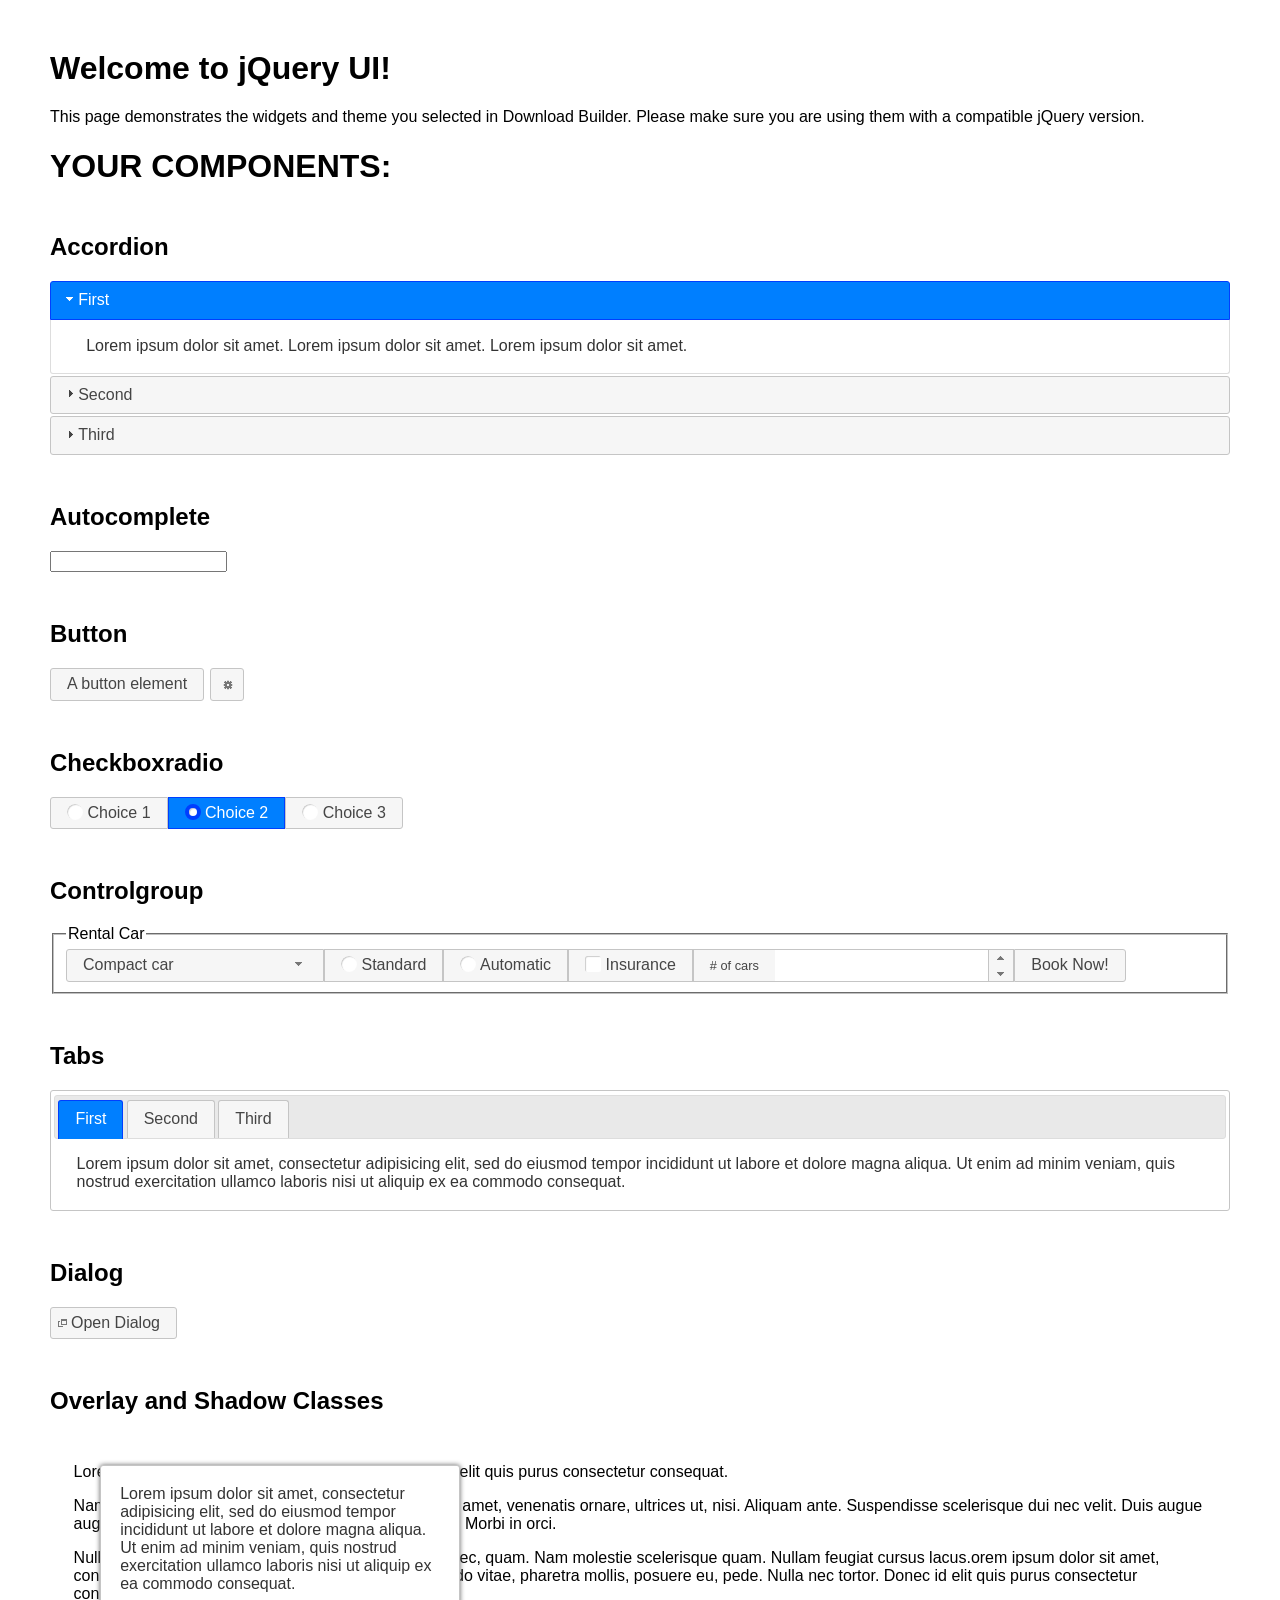
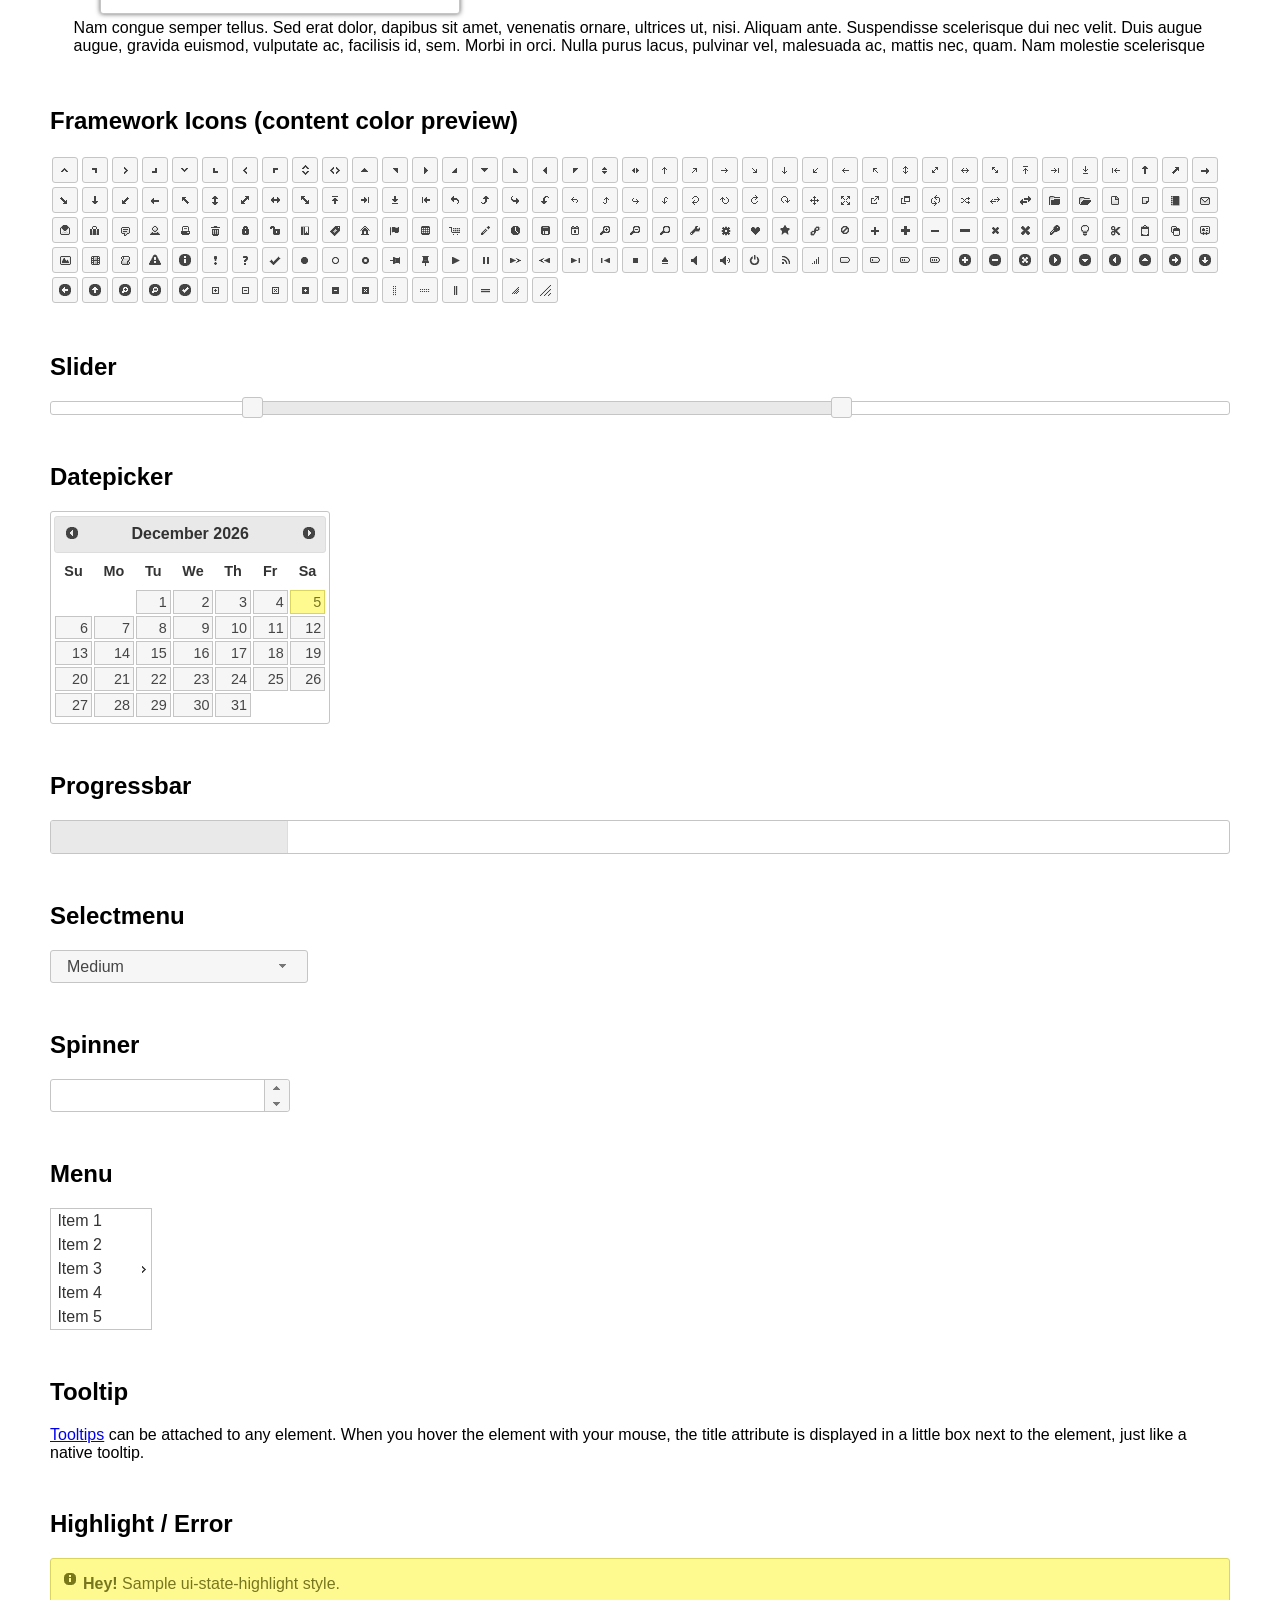
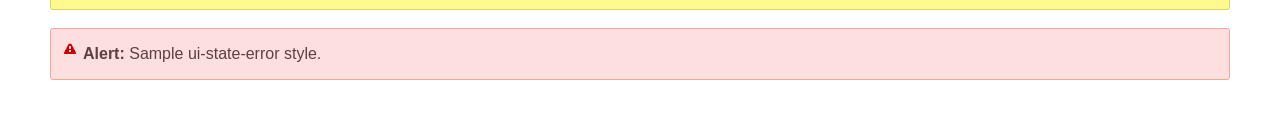
<file: Files/static/vendor/jqueryui/index.html>
<!doctype html>
<html lang="us">
<head>
	<meta charset="utf-8">
	<title>jQuery UI Example Page</title>
	<link href="jquery-ui.css" rel="stylesheet">
	<style>
	body{
		font-family: "Trebuchet MS", sans-serif;
		margin: 50px;
	}
	.demoHeaders {
		margin-top: 2em;
	}
	#dialog-link {
		padding: .4em 1em .4em 20px;
		text-decoration: none;
		position: relative;
	}
	#dialog-link span.ui-icon {
		margin: 0 5px 0 0;
		position: absolute;
		left: .2em;
		top: 50%;
		margin-top: -8px;
	}
	#icons {
		margin: 0;
		padding: 0;
	}
	#icons li {
		margin: 2px;
		position: relative;
		padding: 4px 0;
		cursor: pointer;
		float: left;
		list-style: none;
	}
	#icons span.ui-icon {
		float: left;
		margin: 0 4px;
	}
	.fakewindowcontain .ui-widget-overlay {
		position: absolute;
	}
	select {
		width: 200px;
	}
	</style>
</head>
<body>

<h1>Welcome to jQuery UI!</h1>

<div class="ui-widget">
	<p>This page demonstrates the widgets and theme you selected in Download Builder. Please make sure you are using them with a compatible jQuery version.</p>
</div>

<h1>YOUR COMPONENTS:</h1>


<!-- Accordion -->
<h2 class="demoHeaders">Accordion</h2>
<div id="accordion">
	<h3>First</h3>
	<div>Lorem ipsum dolor sit amet. Lorem ipsum dolor sit amet. Lorem ipsum dolor sit amet.</div>
	<h3>Second</h3>
	<div>Phasellus mattis tincidunt nibh.</div>
	<h3>Third</h3>
	<div>Nam dui erat, auctor a, dignissim quis.</div>
</div>



<!-- Autocomplete -->
<h2 class="demoHeaders">Autocomplete</h2>
<div>
	<input id="autocomplete" title="type &quot;a&quot;">
</div>



<!-- Button -->
<h2 class="demoHeaders">Button</h2>
<button id="button">A button element</button>
<button id="button-icon">An icon-only button</button>



<!-- Checkboxradio -->
<h2 class="demoHeaders">Checkboxradio</h2>
<form style="margin-top: 1em;">
	<div id="radioset">
		<input type="radio" id="radio1" name="radio"><label for="radio1">Choice 1</label>
		<input type="radio" id="radio2" name="radio" checked="checked"><label for="radio2">Choice 2</label>
		<input type="radio" id="radio3" name="radio"><label for="radio3">Choice 3</label>
	</div>
</form>



<!-- Controlgroup -->
<h2 class="demoHeaders">Controlgroup</h2>
<fieldset>
	<legend>Rental Car</legend>
	<div id="controlgroup">
		<select id="car-type">
			<option>Compact car</option>
			<option>Midsize car</option>
			<option>Full size car</option>
			<option>SUV</option>
			<option>Luxury</option>
			<option>Truck</option>
			<option>Van</option>
		</select>
		<label for="transmission-standard">Standard</label>
		<input type="radio" name="transmission" id="transmission-standard">
		<label for="transmission-automatic">Automatic</label>
		<input type="radio" name="transmission" id="transmission-automatic">
		<label for="insurance">Insurance</label>
		<input type="checkbox" name="insurance" id="insurance">
		<label for="horizontal-spinner" class="ui-controlgroup-label"># of cars</label>
		<input id="horizontal-spinner" class="ui-spinner-input">
		<button>Book Now!</button>
	</div>
</fieldset>



<!-- Tabs -->
<h2 class="demoHeaders">Tabs</h2>
<div id="tabs">
	<ul>
		<li><a href="#tabs-1">First</a></li>
		<li><a href="#tabs-2">Second</a></li>
		<li><a href="#tabs-3">Third</a></li>
	</ul>
	<div id="tabs-1">Lorem ipsum dolor sit amet, consectetur adipisicing elit, sed do eiusmod tempor incididunt ut labore et dolore magna aliqua. Ut enim ad minim veniam, quis nostrud exercitation ullamco laboris nisi ut aliquip ex ea commodo consequat.</div>
	<div id="tabs-2">Phasellus mattis tincidunt nibh. Cras orci urna, blandit id, pretium vel, aliquet ornare, felis. Maecenas scelerisque sem non nisl. Fusce sed lorem in enim dictum bibendum.</div>
	<div id="tabs-3">Nam dui erat, auctor a, dignissim quis, sollicitudin eu, felis. Pellentesque nisi urna, interdum eget, sagittis et, consequat vestibulum, lacus. Mauris porttitor ullamcorper augue.</div>
</div>



<h2 class="demoHeaders">Dialog</h2>
<p>
	<button id="dialog-link" class="ui-button ui-corner-all ui-widget">
		<span class="ui-icon ui-icon-newwin"></span>Open Dialog
	</button>
</p>

<h2 class="demoHeaders">Overlay and Shadow Classes</h2>
<div style="position: relative; width: 96%; height: 200px; padding:1% 2%; overflow:hidden;" class="fakewindowcontain">
	<p>Lorem ipsum dolor sit amet,  Nulla nec tortor. Donec id elit quis purus consectetur consequat. </p><p>Nam congue semper tellus. Sed erat dolor, dapibus sit amet, venenatis ornare, ultrices ut, nisi. Aliquam ante. Suspendisse scelerisque dui nec velit. Duis augue augue, gravida euismod, vulputate ac, facilisis id, sem. Morbi in orci. </p><p>Nulla purus lacus, pulvinar vel, malesuada ac, mattis nec, quam. Nam molestie scelerisque quam. Nullam feugiat cursus lacus.orem ipsum dolor sit amet, consectetur adipiscing elit. Donec libero risus, commodo vitae, pharetra mollis, posuere eu, pede. Nulla nec tortor. Donec id elit quis purus consectetur consequat. </p><p>Nam congue semper tellus. Sed erat dolor, dapibus sit amet, venenatis ornare, ultrices ut, nisi. Aliquam ante. Suspendisse scelerisque dui nec velit. Duis augue augue, gravida euismod, vulputate ac, facilisis id, sem. Morbi in orci. Nulla purus lacus, pulvinar vel, malesuada ac, mattis nec, quam. Nam molestie scelerisque quam. </p><p>Nullam feugiat cursus lacus.orem ipsum dolor sit amet, consectetur adipiscing elit. Donec libero risus, commodo vitae, pharetra mollis, posuere eu, pede. Nulla nec tortor. Donec id elit quis purus consectetur consequat. Nam congue semper tellus. Sed erat dolor, dapibus sit amet, venenatis ornare, ultrices ut, nisi. Aliquam ante. </p><p>Suspendisse scelerisque dui nec velit. Duis augue augue, gravida euismod, vulputate ac, facilisis id, sem. Morbi in orci. Nulla purus lacus, pulvinar vel, malesuada ac, mattis nec, quam. Nam molestie scelerisque quam. Nullam feugiat cursus lacus.orem ipsum dolor sit amet, consectetur adipiscing elit. Donec libero risus, commodo vitae, pharetra mollis, posuere eu, pede. Nulla nec tortor. Donec id elit quis purus consectetur consequat. Nam congue semper tellus. Sed erat dolor, dapibus sit amet, venenatis ornare, ultrices ut, nisi. </p>

	<!-- ui-dialog -->
	<div class="ui-widget-overlay ui-front"></div>
	<div style="position: absolute; width: 320px; left: 50px; top: 30px; padding: 1.2em" class="ui-widget ui-front ui-widget-content ui-corner-all ui-widget-shadow">
		Lorem ipsum dolor sit amet, consectetur adipisicing elit, sed do eiusmod tempor incididunt ut labore et dolore magna aliqua. Ut enim ad minim veniam, quis nostrud exercitation ullamco laboris nisi ut aliquip ex ea commodo consequat.
	</div>

</div>

<!-- ui-dialog -->
<div id="dialog" title="Dialog Title">
	<p>Lorem ipsum dolor sit amet, consectetur adipisicing elit, sed do eiusmod tempor incididunt ut labore et dolore magna aliqua. Ut enim ad minim veniam, quis nostrud exercitation ullamco laboris nisi ut aliquip ex ea commodo consequat.</p>
</div>



<h2 class="demoHeaders">Framework Icons (content color preview)</h2>
<ul id="icons" class="ui-widget ui-helper-clearfix">
	<li class="ui-state-default ui-corner-all" title=".ui-icon-caret-1-n"><span class="ui-icon ui-icon-caret-1-n"></span></li>
	<li class="ui-state-default ui-corner-all" title=".ui-icon-caret-1-ne"><span class="ui-icon ui-icon-caret-1-ne"></span></li>
	<li class="ui-state-default ui-corner-all" title=".ui-icon-caret-1-e"><span class="ui-icon ui-icon-caret-1-e"></span></li>
	<li class="ui-state-default ui-corner-all" title=".ui-icon-caret-1-se"><span class="ui-icon ui-icon-caret-1-se"></span></li>
	<li class="ui-state-default ui-corner-all" title=".ui-icon-caret-1-s"><span class="ui-icon ui-icon-caret-1-s"></span></li>
	<li class="ui-state-default ui-corner-all" title=".ui-icon-caret-1-sw"><span class="ui-icon ui-icon-caret-1-sw"></span></li>
	<li class="ui-state-default ui-corner-all" title=".ui-icon-caret-1-w"><span class="ui-icon ui-icon-caret-1-w"></span></li>
	<li class="ui-state-default ui-corner-all" title=".ui-icon-caret-1-nw"><span class="ui-icon ui-icon-caret-1-nw"></span></li>
	<li class="ui-state-default ui-corner-all" title=".ui-icon-caret-2-n-s"><span class="ui-icon ui-icon-caret-2-n-s"></span></li>
	<li class="ui-state-default ui-corner-all" title=".ui-icon-caret-2-e-w"><span class="ui-icon ui-icon-caret-2-e-w"></span></li>
	<li class="ui-state-default ui-corner-all" title=".ui-icon-triangle-1-n"><span class="ui-icon ui-icon-triangle-1-n"></span></li>
	<li class="ui-state-default ui-corner-all" title=".ui-icon-triangle-1-ne"><span class="ui-icon ui-icon-triangle-1-ne"></span></li>
	<li class="ui-state-default ui-corner-all" title=".ui-icon-triangle-1-e"><span class="ui-icon ui-icon-triangle-1-e"></span></li>
	<li class="ui-state-default ui-corner-all" title=".ui-icon-triangle-1-se"><span class="ui-icon ui-icon-triangle-1-se"></span></li>
	<li class="ui-state-default ui-corner-all" title=".ui-icon-triangle-1-s"><span class="ui-icon ui-icon-triangle-1-s"></span></li>
	<li class="ui-state-default ui-corner-all" title=".ui-icon-triangle-1-sw"><span class="ui-icon ui-icon-triangle-1-sw"></span></li>
	<li class="ui-state-default ui-corner-all" title=".ui-icon-triangle-1-w"><span class="ui-icon ui-icon-triangle-1-w"></span></li>
	<li class="ui-state-default ui-corner-all" title=".ui-icon-triangle-1-nw"><span class="ui-icon ui-icon-triangle-1-nw"></span></li>
	<li class="ui-state-default ui-corner-all" title=".ui-icon-triangle-2-n-s"><span class="ui-icon ui-icon-triangle-2-n-s"></span></li>
	<li class="ui-state-default ui-corner-all" title=".ui-icon-triangle-2-e-w"><span class="ui-icon ui-icon-triangle-2-e-w"></span></li>
	<li class="ui-state-default ui-corner-all" title=".ui-icon-arrow-1-n"><span class="ui-icon ui-icon-arrow-1-n"></span></li>
	<li class="ui-state-default ui-corner-all" title=".ui-icon-arrow-1-ne"><span class="ui-icon ui-icon-arrow-1-ne"></span></li>
	<li class="ui-state-default ui-corner-all" title=".ui-icon-arrow-1-e"><span class="ui-icon ui-icon-arrow-1-e"></span></li>
	<li class="ui-state-default ui-corner-all" title=".ui-icon-arrow-1-se"><span class="ui-icon ui-icon-arrow-1-se"></span></li>
	<li class="ui-state-default ui-corner-all" title=".ui-icon-arrow-1-s"><span class="ui-icon ui-icon-arrow-1-s"></span></li>
	<li class="ui-state-default ui-corner-all" title=".ui-icon-arrow-1-sw"><span class="ui-icon ui-icon-arrow-1-sw"></span></li>
	<li class="ui-state-default ui-corner-all" title=".ui-icon-arrow-1-w"><span class="ui-icon ui-icon-arrow-1-w"></span></li>
	<li class="ui-state-default ui-corner-all" title=".ui-icon-arrow-1-nw"><span class="ui-icon ui-icon-arrow-1-nw"></span></li>
	<li class="ui-state-default ui-corner-all" title=".ui-icon-arrow-2-n-s"><span class="ui-icon ui-icon-arrow-2-n-s"></span></li>
	<li class="ui-state-default ui-corner-all" title=".ui-icon-arrow-2-ne-sw"><span class="ui-icon ui-icon-arrow-2-ne-sw"></span></li>
	<li class="ui-state-default ui-corner-all" title=".ui-icon-arrow-2-e-w"><span class="ui-icon ui-icon-arrow-2-e-w"></span></li>
	<li class="ui-state-default ui-corner-all" title=".ui-icon-arrow-2-se-nw"><span class="ui-icon ui-icon-arrow-2-se-nw"></span></li>
	<li class="ui-state-default ui-corner-all" title=".ui-icon-arrowstop-1-n"><span class="ui-icon ui-icon-arrowstop-1-n"></span></li>
	<li class="ui-state-default ui-corner-all" title=".ui-icon-arrowstop-1-e"><span class="ui-icon ui-icon-arrowstop-1-e"></span></li>
	<li class="ui-state-default ui-corner-all" title=".ui-icon-arrowstop-1-s"><span class="ui-icon ui-icon-arrowstop-1-s"></span></li>
	<li class="ui-state-default ui-corner-all" title=".ui-icon-arrowstop-1-w"><span class="ui-icon ui-icon-arrowstop-1-w"></span></li>
	<li class="ui-state-default ui-corner-all" title=".ui-icon-arrowthick-1-n"><span class="ui-icon ui-icon-arrowthick-1-n"></span></li>
	<li class="ui-state-default ui-corner-all" title=".ui-icon-arrowthick-1-ne"><span class="ui-icon ui-icon-arrowthick-1-ne"></span></li>
	<li class="ui-state-default ui-corner-all" title=".ui-icon-arrowthick-1-e"><span class="ui-icon ui-icon-arrowthick-1-e"></span></li>
	<li class="ui-state-default ui-corner-all" title=".ui-icon-arrowthick-1-se"><span class="ui-icon ui-icon-arrowthick-1-se"></span></li>
	<li class="ui-state-default ui-corner-all" title=".ui-icon-arrowthick-1-s"><span class="ui-icon ui-icon-arrowthick-1-s"></span></li>
	<li class="ui-state-default ui-corner-all" title=".ui-icon-arrowthick-1-sw"><span class="ui-icon ui-icon-arrowthick-1-sw"></span></li>
	<li class="ui-state-default ui-corner-all" title=".ui-icon-arrowthick-1-w"><span class="ui-icon ui-icon-arrowthick-1-w"></span></li>
	<li class="ui-state-default ui-corner-all" title=".ui-icon-arrowthick-1-nw"><span class="ui-icon ui-icon-arrowthick-1-nw"></span></li>
	<li class="ui-state-default ui-corner-all" title=".ui-icon-arrowthick-2-n-s"><span class="ui-icon ui-icon-arrowthick-2-n-s"></span></li>
	<li class="ui-state-default ui-corner-all" title=".ui-icon-arrowthick-2-ne-sw"><span class="ui-icon ui-icon-arrowthick-2-ne-sw"></span></li>
	<li class="ui-state-default ui-corner-all" title=".ui-icon-arrowthick-2-e-w"><span class="ui-icon ui-icon-arrowthick-2-e-w"></span></li>
	<li class="ui-state-default ui-corner-all" title=".ui-icon-arrowthick-2-se-nw"><span class="ui-icon ui-icon-arrowthick-2-se-nw"></span></li>
	<li class="ui-state-default ui-corner-all" title=".ui-icon-arrowthickstop-1-n"><span class="ui-icon ui-icon-arrowthickstop-1-n"></span></li>
	<li class="ui-state-default ui-corner-all" title=".ui-icon-arrowthickstop-1-e"><span class="ui-icon ui-icon-arrowthickstop-1-e"></span></li>
	<li class="ui-state-default ui-corner-all" title=".ui-icon-arrowthickstop-1-s"><span class="ui-icon ui-icon-arrowthickstop-1-s"></span></li>
	<li class="ui-state-default ui-corner-all" title=".ui-icon-arrowthickstop-1-w"><span class="ui-icon ui-icon-arrowthickstop-1-w"></span></li>
	<li class="ui-state-default ui-corner-all" title=".ui-icon-arrowreturnthick-1-w"><span class="ui-icon ui-icon-arrowreturnthick-1-w"></span></li>
	<li class="ui-state-default ui-corner-all" title=".ui-icon-arrowreturnthick-1-n"><span class="ui-icon ui-icon-arrowreturnthick-1-n"></span></li>
	<li class="ui-state-default ui-corner-all" title=".ui-icon-arrowreturnthick-1-e"><span class="ui-icon ui-icon-arrowreturnthick-1-e"></span></li>
	<li class="ui-state-default ui-corner-all" title=".ui-icon-arrowreturnthick-1-s"><span class="ui-icon ui-icon-arrowreturnthick-1-s"></span></li>
	<li class="ui-state-default ui-corner-all" title=".ui-icon-arrowreturn-1-w"><span class="ui-icon ui-icon-arrowreturn-1-w"></span></li>
	<li class="ui-state-default ui-corner-all" title=".ui-icon-arrowreturn-1-n"><span class="ui-icon ui-icon-arrowreturn-1-n"></span></li>
	<li class="ui-state-default ui-corner-all" title=".ui-icon-arrowreturn-1-e"><span class="ui-icon ui-icon-arrowreturn-1-e"></span></li>
	<li class="ui-state-default ui-corner-all" title=".ui-icon-arrowreturn-1-s"><span class="ui-icon ui-icon-arrowreturn-1-s"></span></li>
	<li class="ui-state-default ui-corner-all" title=".ui-icon-arrowrefresh-1-w"><span class="ui-icon ui-icon-arrowrefresh-1-w"></span></li>
	<li class="ui-state-default ui-corner-all" title=".ui-icon-arrowrefresh-1-n"><span class="ui-icon ui-icon-arrowrefresh-1-n"></span></li>
	<li class="ui-state-default ui-corner-all" title=".ui-icon-arrowrefresh-1-e"><span class="ui-icon ui-icon-arrowrefresh-1-e"></span></li>
	<li class="ui-state-default ui-corner-all" title=".ui-icon-arrowrefresh-1-s"><span class="ui-icon ui-icon-arrowrefresh-1-s"></span></li>
	<li class="ui-state-default ui-corner-all" title=".ui-icon-arrow-4"><span class="ui-icon ui-icon-arrow-4"></span></li>
	<li class="ui-state-default ui-corner-all" title=".ui-icon-arrow-4-diag"><span class="ui-icon ui-icon-arrow-4-diag"></span></li>
	<li class="ui-state-default ui-corner-all" title=".ui-icon-extlink"><span class="ui-icon ui-icon-extlink"></span></li>
	<li class="ui-state-default ui-corner-all" title=".ui-icon-newwin"><span class="ui-icon ui-icon-newwin"></span></li>
	<li class="ui-state-default ui-corner-all" title=".ui-icon-refresh"><span class="ui-icon ui-icon-refresh"></span></li>
	<li class="ui-state-default ui-corner-all" title=".ui-icon-shuffle"><span class="ui-icon ui-icon-shuffle"></span></li>
	<li class="ui-state-default ui-corner-all" title=".ui-icon-transfer-e-w"><span class="ui-icon ui-icon-transfer-e-w"></span></li>
	<li class="ui-state-default ui-corner-all" title=".ui-icon-transferthick-e-w"><span class="ui-icon ui-icon-transferthick-e-w"></span></li>
	<li class="ui-state-default ui-corner-all" title=".ui-icon-folder-collapsed"><span class="ui-icon ui-icon-folder-collapsed"></span></li>
	<li class="ui-state-default ui-corner-all" title=".ui-icon-folder-open"><span class="ui-icon ui-icon-folder-open"></span></li>
	<li class="ui-state-default ui-corner-all" title=".ui-icon-document"><span class="ui-icon ui-icon-document"></span></li>
	<li class="ui-state-default ui-corner-all" title=".ui-icon-document-b"><span class="ui-icon ui-icon-document-b"></span></li>
	<li class="ui-state-default ui-corner-all" title=".ui-icon-note"><span class="ui-icon ui-icon-note"></span></li>
	<li class="ui-state-default ui-corner-all" title=".ui-icon-mail-closed"><span class="ui-icon ui-icon-mail-closed"></span></li>
	<li class="ui-state-default ui-corner-all" title=".ui-icon-mail-open"><span class="ui-icon ui-icon-mail-open"></span></li>
	<li class="ui-state-default ui-corner-all" title=".ui-icon-suitcase"><span class="ui-icon ui-icon-suitcase"></span></li>
	<li class="ui-state-default ui-corner-all" title=".ui-icon-comment"><span class="ui-icon ui-icon-comment"></span></li>
	<li class="ui-state-default ui-corner-all" title=".ui-icon-person"><span class="ui-icon ui-icon-person"></span></li>
	<li class="ui-state-default ui-corner-all" title=".ui-icon-print"><span class="ui-icon ui-icon-print"></span></li>
	<li class="ui-state-default ui-corner-all" title=".ui-icon-trash"><span class="ui-icon ui-icon-trash"></span></li>
	<li class="ui-state-default ui-corner-all" title=".ui-icon-locked"><span class="ui-icon ui-icon-locked"></span></li>
	<li class="ui-state-default ui-corner-all" title=".ui-icon-unlocked"><span class="ui-icon ui-icon-unlocked"></span></li>
	<li class="ui-state-default ui-corner-all" title=".ui-icon-bookmark"><span class="ui-icon ui-icon-bookmark"></span></li>
	<li class="ui-state-default ui-corner-all" title=".ui-icon-tag"><span class="ui-icon ui-icon-tag"></span></li>
	<li class="ui-state-default ui-corner-all" title=".ui-icon-home"><span class="ui-icon ui-icon-home"></span></li>
	<li class="ui-state-default ui-corner-all" title=".ui-icon-flag"><span class="ui-icon ui-icon-flag"></span></li>
	<li class="ui-state-default ui-corner-all" title=".ui-icon-calculator"><span class="ui-icon ui-icon-calculator"></span></li>
	<li class="ui-state-default ui-corner-all" title=".ui-icon-cart"><span class="ui-icon ui-icon-cart"></span></li>
	<li class="ui-state-default ui-corner-all" title=".ui-icon-pencil"><span class="ui-icon ui-icon-pencil"></span></li>
	<li class="ui-state-default ui-corner-all" title=".ui-icon-clock"><span class="ui-icon ui-icon-clock"></span></li>
	<li class="ui-state-default ui-corner-all" title=".ui-icon-disk"><span class="ui-icon ui-icon-disk"></span></li>
	<li class="ui-state-default ui-corner-all" title=".ui-icon-calendar"><span class="ui-icon ui-icon-calendar"></span></li>
	<li class="ui-state-default ui-corner-all" title=".ui-icon-zoomin"><span class="ui-icon ui-icon-zoomin"></span></li>
	<li class="ui-state-default ui-corner-all" title=".ui-icon-zoomout"><span class="ui-icon ui-icon-zoomout"></span></li>
	<li class="ui-state-default ui-corner-all" title=".ui-icon-search"><span class="ui-icon ui-icon-search"></span></li>
	<li class="ui-state-default ui-corner-all" title=".ui-icon-wrench"><span class="ui-icon ui-icon-wrench"></span></li>
	<li class="ui-state-default ui-corner-all" title=".ui-icon-gear"><span class="ui-icon ui-icon-gear"></span></li>
	<li class="ui-state-default ui-corner-all" title=".ui-icon-heart"><span class="ui-icon ui-icon-heart"></span></li>
	<li class="ui-state-default ui-corner-all" title=".ui-icon-star"><span class="ui-icon ui-icon-star"></span></li>
	<li class="ui-state-default ui-corner-all" title=".ui-icon-link"><span class="ui-icon ui-icon-link"></span></li>
	<li class="ui-state-default ui-corner-all" title=".ui-icon-cancel"><span class="ui-icon ui-icon-cancel"></span></li>
	<li class="ui-state-default ui-corner-all" title=".ui-icon-plus"><span class="ui-icon ui-icon-plus"></span></li>
	<li class="ui-state-default ui-corner-all" title=".ui-icon-plusthick"><span class="ui-icon ui-icon-plusthick"></span></li>
	<li class="ui-state-default ui-corner-all" title=".ui-icon-minus"><span class="ui-icon ui-icon-minus"></span></li>
	<li class="ui-state-default ui-corner-all" title=".ui-icon-minusthick"><span class="ui-icon ui-icon-minusthick"></span></li>
	<li class="ui-state-default ui-corner-all" title=".ui-icon-close"><span class="ui-icon ui-icon-close"></span></li>
	<li class="ui-state-default ui-corner-all" title=".ui-icon-closethick"><span class="ui-icon ui-icon-closethick"></span></li>
	<li class="ui-state-default ui-corner-all" title=".ui-icon-key"><span class="ui-icon ui-icon-key"></span></li>
	<li class="ui-state-default ui-corner-all" title=".ui-icon-lightbulb"><span class="ui-icon ui-icon-lightbulb"></span></li>
	<li class="ui-state-default ui-corner-all" title=".ui-icon-scissors"><span class="ui-icon ui-icon-scissors"></span></li>
	<li class="ui-state-default ui-corner-all" title=".ui-icon-clipboard"><span class="ui-icon ui-icon-clipboard"></span></li>
	<li class="ui-state-default ui-corner-all" title=".ui-icon-copy"><span class="ui-icon ui-icon-copy"></span></li>
	<li class="ui-state-default ui-corner-all" title=".ui-icon-contact"><span class="ui-icon ui-icon-contact"></span></li>
	<li class="ui-state-default ui-corner-all" title=".ui-icon-image"><span class="ui-icon ui-icon-image"></span></li>
	<li class="ui-state-default ui-corner-all" title=".ui-icon-video"><span class="ui-icon ui-icon-video"></span></li>
	<li class="ui-state-default ui-corner-all" title=".ui-icon-script"><span class="ui-icon ui-icon-script"></span></li>
	<li class="ui-state-default ui-corner-all" title=".ui-icon-alert"><span class="ui-icon ui-icon-alert"></span></li>
	<li class="ui-state-default ui-corner-all" title=".ui-icon-info"><span class="ui-icon ui-icon-info"></span></li>
	<li class="ui-state-default ui-corner-all" title=".ui-icon-notice"><span class="ui-icon ui-icon-notice"></span></li>
	<li class="ui-state-default ui-corner-all" title=".ui-icon-help"><span class="ui-icon ui-icon-help"></span></li>
	<li class="ui-state-default ui-corner-all" title=".ui-icon-check"><span class="ui-icon ui-icon-check"></span></li>
	<li class="ui-state-default ui-corner-all" title=".ui-icon-bullet"><span class="ui-icon ui-icon-bullet"></span></li>
	<li class="ui-state-default ui-corner-all" title=".ui-icon-radio-off"><span class="ui-icon ui-icon-radio-off"></span></li>
	<li class="ui-state-default ui-corner-all" title=".ui-icon-radio-on"><span class="ui-icon ui-icon-radio-on"></span></li>
	<li class="ui-state-default ui-corner-all" title=".ui-icon-pin-w"><span class="ui-icon ui-icon-pin-w"></span></li>
	<li class="ui-state-default ui-corner-all" title=".ui-icon-pin-s"><span class="ui-icon ui-icon-pin-s"></span></li>
	<li class="ui-state-default ui-corner-all" title=".ui-icon-play"><span class="ui-icon ui-icon-play"></span></li>
	<li class="ui-state-default ui-corner-all" title=".ui-icon-pause"><span class="ui-icon ui-icon-pause"></span></li>
	<li class="ui-state-default ui-corner-all" title=".ui-icon-seek-next"><span class="ui-icon ui-icon-seek-next"></span></li>
	<li class="ui-state-default ui-corner-all" title=".ui-icon-seek-prev"><span class="ui-icon ui-icon-seek-prev"></span></li>
	<li class="ui-state-default ui-corner-all" title=".ui-icon-seek-end"><span class="ui-icon ui-icon-seek-end"></span></li>
	<li class="ui-state-default ui-corner-all" title=".ui-icon-seek-first"><span class="ui-icon ui-icon-seek-first"></span></li>
	<li class="ui-state-default ui-corner-all" title=".ui-icon-stop"><span class="ui-icon ui-icon-stop"></span></li>
	<li class="ui-state-default ui-corner-all" title=".ui-icon-eject"><span class="ui-icon ui-icon-eject"></span></li>
	<li class="ui-state-default ui-corner-all" title=".ui-icon-volume-off"><span class="ui-icon ui-icon-volume-off"></span></li>
	<li class="ui-state-default ui-corner-all" title=".ui-icon-volume-on"><span class="ui-icon ui-icon-volume-on"></span></li>
	<li class="ui-state-default ui-corner-all" title=".ui-icon-power"><span class="ui-icon ui-icon-power"></span></li>
	<li class="ui-state-default ui-corner-all" title=".ui-icon-signal-diag"><span class="ui-icon ui-icon-signal-diag"></span></li>
	<li class="ui-state-default ui-corner-all" title=".ui-icon-signal"><span class="ui-icon ui-icon-signal"></span></li>
	<li class="ui-state-default ui-corner-all" title=".ui-icon-battery-0"><span class="ui-icon ui-icon-battery-0"></span></li>
	<li class="ui-state-default ui-corner-all" title=".ui-icon-battery-1"><span class="ui-icon ui-icon-battery-1"></span></li>
	<li class="ui-state-default ui-corner-all" title=".ui-icon-battery-2"><span class="ui-icon ui-icon-battery-2"></span></li>
	<li class="ui-state-default ui-corner-all" title=".ui-icon-battery-3"><span class="ui-icon ui-icon-battery-3"></span></li>
	<li class="ui-state-default ui-corner-all" title=".ui-icon-circle-plus"><span class="ui-icon ui-icon-circle-plus"></span></li>
	<li class="ui-state-default ui-corner-all" title=".ui-icon-circle-minus"><span class="ui-icon ui-icon-circle-minus"></span></li>
	<li class="ui-state-default ui-corner-all" title=".ui-icon-circle-close"><span class="ui-icon ui-icon-circle-close"></span></li>
	<li class="ui-state-default ui-corner-all" title=".ui-icon-circle-triangle-e"><span class="ui-icon ui-icon-circle-triangle-e"></span></li>
	<li class="ui-state-default ui-corner-all" title=".ui-icon-circle-triangle-s"><span class="ui-icon ui-icon-circle-triangle-s"></span></li>
	<li class="ui-state-default ui-corner-all" title=".ui-icon-circle-triangle-w"><span class="ui-icon ui-icon-circle-triangle-w"></span></li>
	<li class="ui-state-default ui-corner-all" title=".ui-icon-circle-triangle-n"><span class="ui-icon ui-icon-circle-triangle-n"></span></li>
	<li class="ui-state-default ui-corner-all" title=".ui-icon-circle-arrow-e"><span class="ui-icon ui-icon-circle-arrow-e"></span></li>
	<li class="ui-state-default ui-corner-all" title=".ui-icon-circle-arrow-s"><span class="ui-icon ui-icon-circle-arrow-s"></span></li>
	<li class="ui-state-default ui-corner-all" title=".ui-icon-circle-arrow-w"><span class="ui-icon ui-icon-circle-arrow-w"></span></li>
	<li class="ui-state-default ui-corner-all" title=".ui-icon-circle-arrow-n"><span class="ui-icon ui-icon-circle-arrow-n"></span></li>
	<li class="ui-state-default ui-corner-all" title=".ui-icon-circle-zoomin"><span class="ui-icon ui-icon-circle-zoomin"></span></li>
	<li class="ui-state-default ui-corner-all" title=".ui-icon-circle-zoomout"><span class="ui-icon ui-icon-circle-zoomout"></span></li>
	<li class="ui-state-default ui-corner-all" title=".ui-icon-circle-check"><span class="ui-icon ui-icon-circle-check"></span></li>
	<li class="ui-state-default ui-corner-all" title=".ui-icon-circlesmall-plus"><span class="ui-icon ui-icon-circlesmall-plus"></span></li>
	<li class="ui-state-default ui-corner-all" title=".ui-icon-circlesmall-minus"><span class="ui-icon ui-icon-circlesmall-minus"></span></li>
	<li class="ui-state-default ui-corner-all" title=".ui-icon-circlesmall-close"><span class="ui-icon ui-icon-circlesmall-close"></span></li>
	<li class="ui-state-default ui-corner-all" title=".ui-icon-squaresmall-plus"><span class="ui-icon ui-icon-squaresmall-plus"></span></li>
	<li class="ui-state-default ui-corner-all" title=".ui-icon-squaresmall-minus"><span class="ui-icon ui-icon-squaresmall-minus"></span></li>
	<li class="ui-state-default ui-corner-all" title=".ui-icon-squaresmall-close"><span class="ui-icon ui-icon-squaresmall-close"></span></li>
	<li class="ui-state-default ui-corner-all" title=".ui-icon-grip-dotted-vertical"><span class="ui-icon ui-icon-grip-dotted-vertical"></span></li>
	<li class="ui-state-default ui-corner-all" title=".ui-icon-grip-dotted-horizontal"><span class="ui-icon ui-icon-grip-dotted-horizontal"></span></li>
	<li class="ui-state-default ui-corner-all" title=".ui-icon-grip-solid-vertical"><span class="ui-icon ui-icon-grip-solid-vertical"></span></li>
	<li class="ui-state-default ui-corner-all" title=".ui-icon-grip-solid-horizontal"><span class="ui-icon ui-icon-grip-solid-horizontal"></span></li>
	<li class="ui-state-default ui-corner-all" title=".ui-icon-gripsmall-diagonal-se"><span class="ui-icon ui-icon-gripsmall-diagonal-se"></span></li>
	<li class="ui-state-default ui-corner-all" title=".ui-icon-grip-diagonal-se"><span class="ui-icon ui-icon-grip-diagonal-se"></span></li>
</ul>


<!-- Slider -->
<h2 class="demoHeaders">Slider</h2>
<div id="slider"></div>



<!-- Datepicker -->
<h2 class="demoHeaders">Datepicker</h2>
<div id="datepicker"></div>



<!-- Progressbar -->
<h2 class="demoHeaders">Progressbar</h2>
<div id="progressbar"></div>



<!-- Progressbar -->
<h2 class="demoHeaders">Selectmenu</h2>
<select id="selectmenu">
	<option>Slower</option>
	<option>Slow</option>
	<option selected="selected">Medium</option>
	<option>Fast</option>
	<option>Faster</option>
</select>



<!-- Spinner -->
<h2 class="demoHeaders">Spinner</h2>
<input id="spinner">



<!-- Menu -->
<h2 class="demoHeaders">Menu</h2>
<ul style="width:100px;" id="menu">
	<li><div>Item 1</div></li>
	<li><div>Item 2</div></li>
	<li><div>Item 3</div>
		<ul>
			<li><div>Item 3-1</div></li>
			<li><div>Item 3-2</div></li>
			<li><div>Item 3-3</div></li>
			<li><div>Item 3-4</div></li>
			<li><div>Item 3-5</div></li>
		</ul>
	</li>
	<li><div>Item 4</div></li>
	<li><div>Item 5</div></li>
</ul>



<!-- Tooltip -->
<h2 class="demoHeaders">Tooltip</h2>
<p id="tooltip">
	<a href="#" title="That&apos;s what this widget is">Tooltips</a> can be attached to any element. When you hover
the element with your mouse, the title attribute is displayed in a little box next to the element, just like a native tooltip.
</p>


<!-- Highlight / Error -->
<h2 class="demoHeaders">Highlight / Error</h2>
<div class="ui-widget">
	<div class="ui-state-highlight ui-corner-all" style="margin-top: 20px; padding: 0 .7em;">
		<p><span class="ui-icon ui-icon-info" style="float: left; margin-right: .3em;"></span>
		<strong>Hey!</strong> Sample ui-state-highlight style.</p>
	</div>
</div>
<br>
<div class="ui-widget">
	<div class="ui-state-error ui-corner-all" style="padding: 0 .7em;">
		<p><span class="ui-icon ui-icon-alert" style="float: left; margin-right: .3em;"></span>
		<strong>Alert:</strong> Sample ui-state-error style.</p>
	</div>
</div>

<script src="external/jquery/jquery.js"></script>
<script src="jquery-ui.js"></script>
<script>

$( "#accordion" ).accordion();



var availableTags = [
	"ActionScript",
	"AppleScript",
	"Asp",
	"BASIC",
	"C",
	"C++",
	"Clojure",
	"COBOL",
	"ColdFusion",
	"Erlang",
	"Fortran",
	"Groovy",
	"Haskell",
	"Java",
	"JavaScript",
	"Lisp",
	"Perl",
	"PHP",
	"Python",
	"Ruby",
	"Scala",
	"Scheme"
];
$( "#autocomplete" ).autocomplete({
	source: availableTags
});



$( "#button" ).button();
$( "#button-icon" ).button({
	icon: "ui-icon-gear",
	showLabel: false
});



$( "#radioset" ).buttonset();



$( "#controlgroup" ).controlgroup();



$( "#tabs" ).tabs();



$( "#dialog" ).dialog({
	autoOpen: false,
	width: 400,
	buttons: [
		{
			text: "Ok",
			click: function() {
				$( this ).dialog( "close" );
			}
		},
		{
			text: "Cancel",
			click: function() {
				$( this ).dialog( "close" );
			}
		}
	]
});

// Link to open the dialog
$( "#dialog-link" ).click(function( event ) {
	$( "#dialog" ).dialog( "open" );
	event.preventDefault();
});



$( "#datepicker" ).datepicker({
	inline: true
});



$( "#slider" ).slider({
	range: true,
	values: [ 17, 67 ]
});



$( "#progressbar" ).progressbar({
	value: 20
});



$( "#spinner" ).spinner();



$( "#menu" ).menu();



$( "#tooltip" ).tooltip();



$( "#selectmenu" ).selectmenu();


// Hover states on the static widgets
$( "#dialog-link, #icons li" ).hover(
	function() {
		$( this ).addClass( "ui-state-hover" );
	},
	function() {
		$( this ).removeClass( "ui-state-hover" );
	}
);
</script>
</body>
</html>
</file>
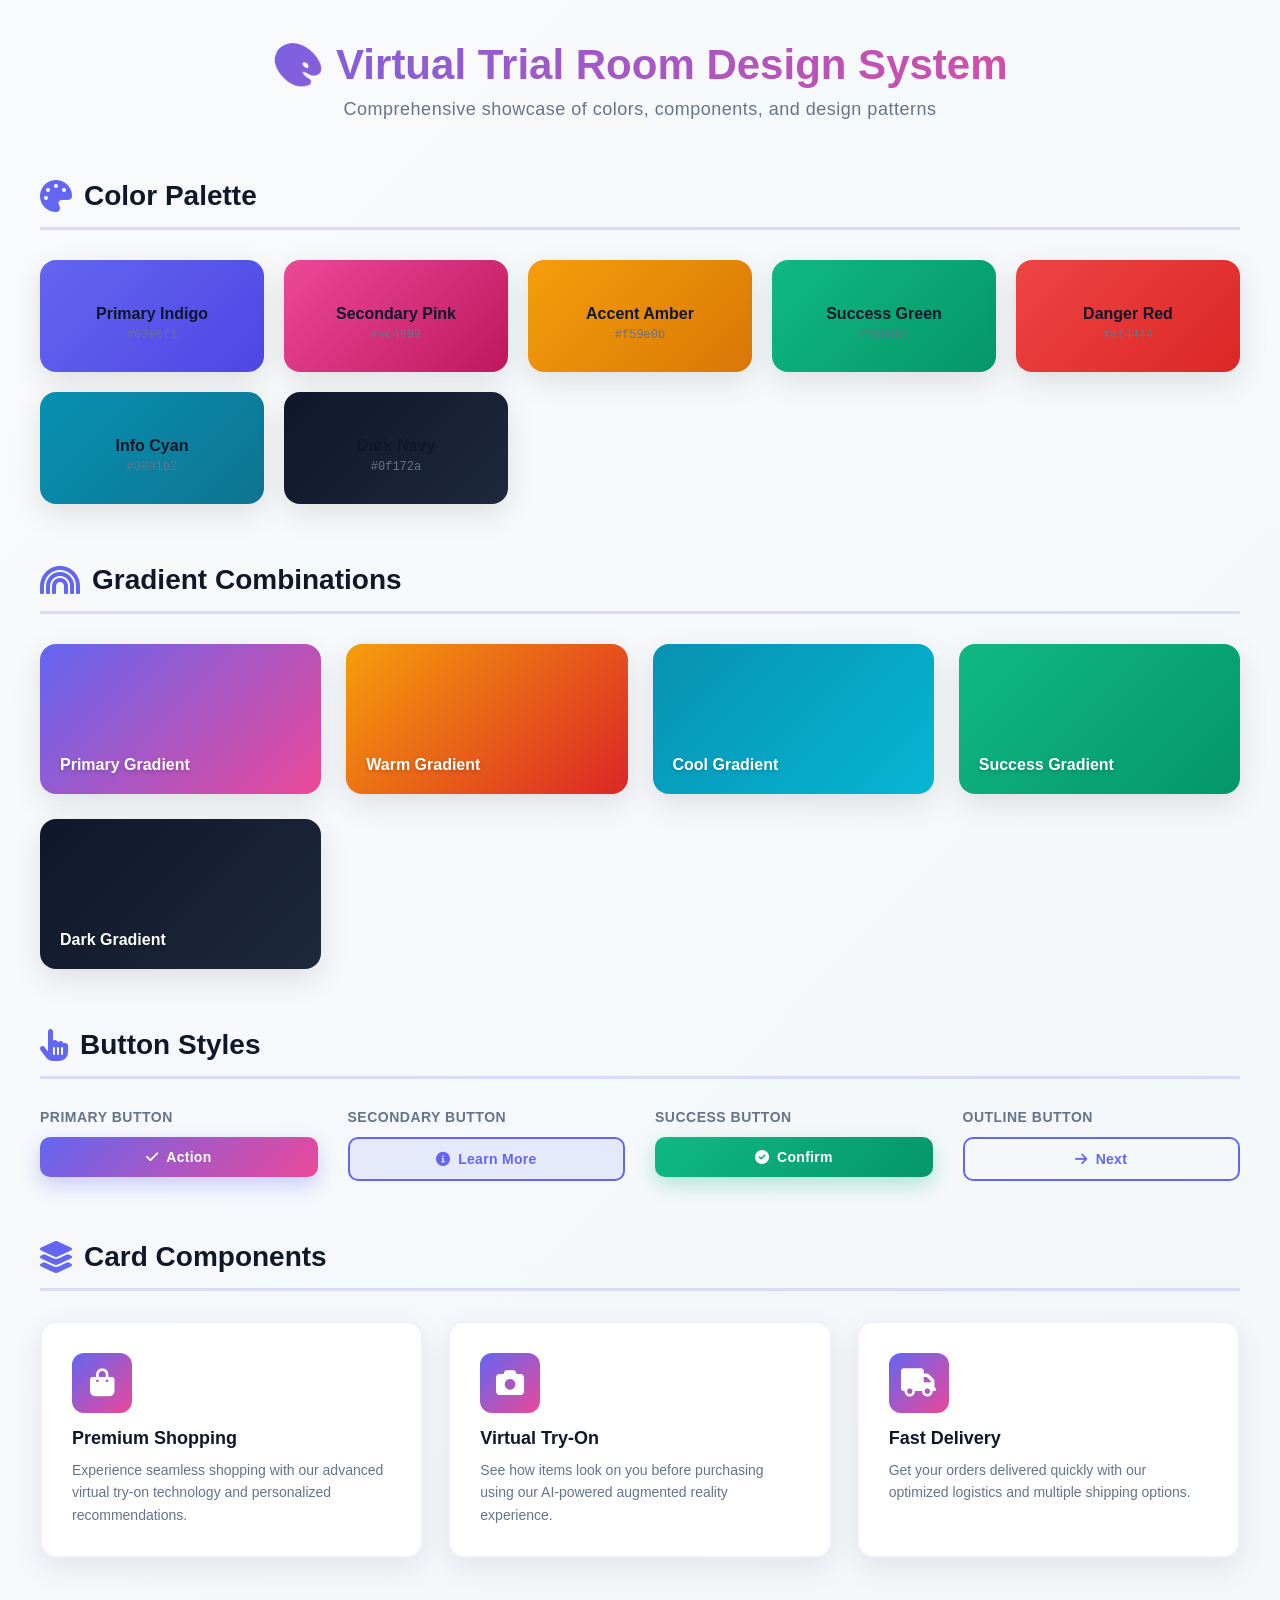
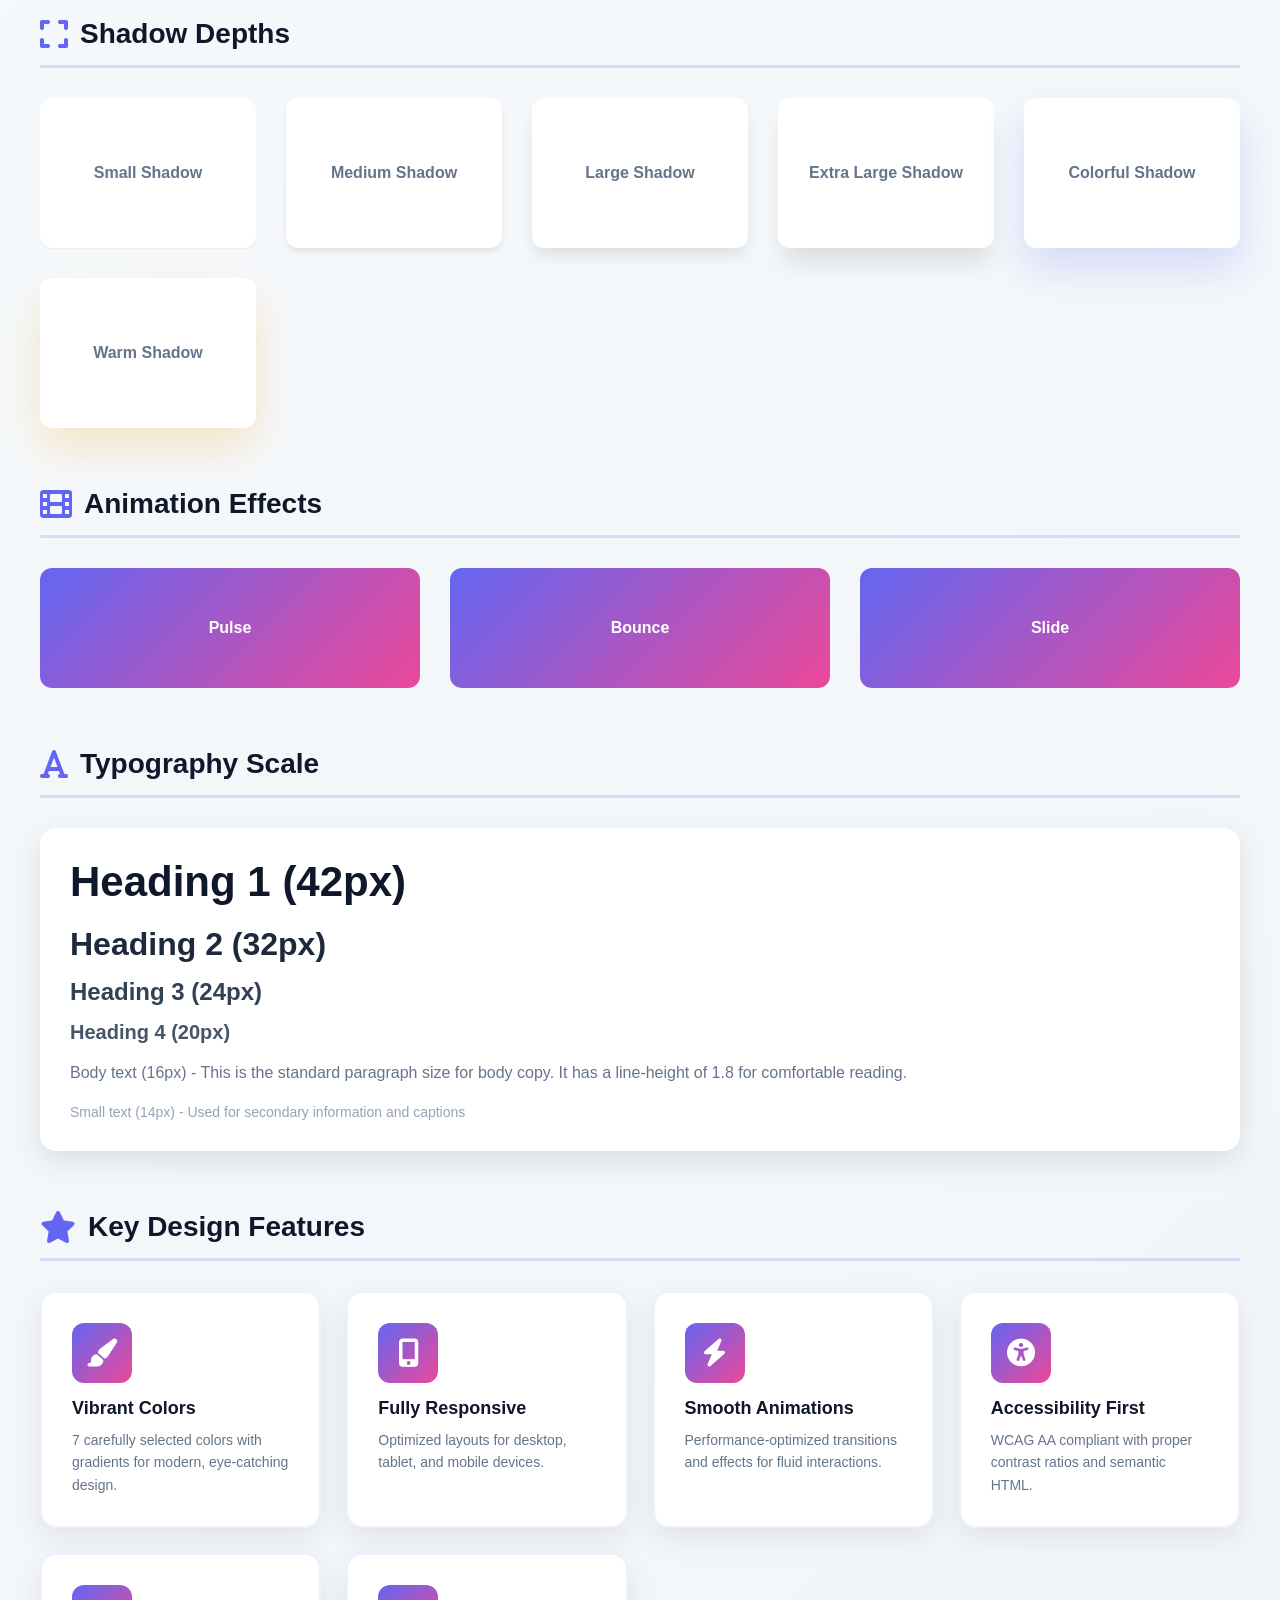
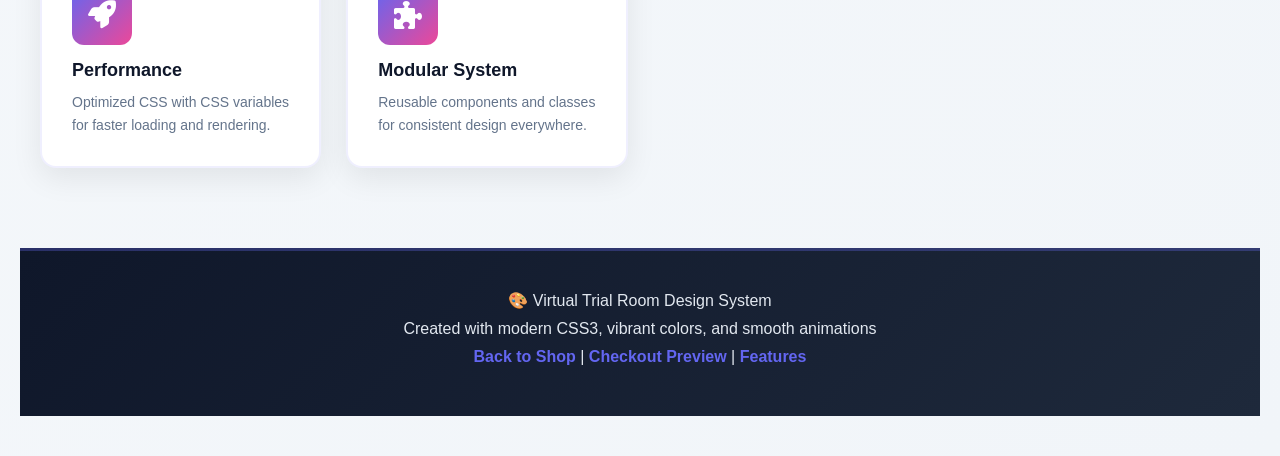
<file: Files/templates/design-system.html>
<!DOCTYPE html>
<html lang="en">
<head>
    <meta charset="UTF-8">
    <meta name="viewport" content="width=device-width, initial-scale=1.0">
    <title>Design System Showcase - Virtual Trial Room</title>
    <link rel="stylesheet" href="https://cdnjs.cloudflare.com/ajax/libs/font-awesome/6.0.0/css/all.min.css">
    <style>
        * {
            margin: 0;
            padding: 0;
            box-sizing: border-box;
        }

        body {
            font-family: 'Poppins', -apple-system, BlinkMacSystemFont, 'Segoe UI', sans-serif;
            background: linear-gradient(135deg, #f8fafc 0%, #f1f5f9 100%);
            color: #1e293b;
            padding: 40px 20px;
        }

        .container {
            max-width: 1200px;
            margin: 0 auto;
        }

        header {
            text-align: center;
            margin-bottom: 60px;
        }

        header h1 {
            font-size: 42px;
            margin-bottom: 10px;
            background: linear-gradient(135deg, #6366f1, #ec4899);
            -webkit-background-clip: text;
            -webkit-text-fill-color: transparent;
            background-clip: text;
        }

        header p {
            font-size: 18px;
            color: #64748b;
            letter-spacing: 0.5px;
        }

        .section {
            margin-bottom: 60px;
        }

        .section-title {
            font-size: 28px;
            font-weight: 700;
            margin-bottom: 30px;
            color: #0f172a;
            display: flex;
            align-items: center;
            gap: 12px;
            padding-bottom: 15px;
            border-bottom: 3px solid rgba(99, 102, 241, 0.2);
        }

        .section-title i {
            color: #6366f1;
            font-size: 32px;
        }

        /* Color Palette */
        .color-grid {
            display: grid;
            grid-template-columns: repeat(auto-fit, minmax(200px, 1fr));
            gap: 20px;
            margin-bottom: 40px;
        }

        .color-box {
            border-radius: 16px;
            padding: 30px;
            text-align: center;
            box-shadow: 0 10px 30px rgba(0, 0, 0, 0.1);
            transition: all 0.3s cubic-bezier(0.4, 0, 0.2, 1);
        }

        .color-box:hover {
            transform: translateY(-8px);
            box-shadow: 0 20px 50px rgba(0, 0, 0, 0.15);
        }

        .color-box h3 {
            margin-top: 15px;
            font-size: 16px;
            font-weight: 700;
            color: #0f172a;
        }

        .color-box p {
            font-size: 12px;
            color: #64748b;
            margin-top: 5px;
            font-family: 'Courier New', monospace;
        }

        /* Primary Colors */
        .color-indigo {
            background: linear-gradient(135deg, #6366f1, #4f46e5);
            color: white;
        }

        .color-pink {
            background: linear-gradient(135deg, #ec4899, #be185d);
            color: white;
        }

        .color-amber {
            background: linear-gradient(135deg, #f59e0b, #d97706);
            color: white;
        }

        /* Accent Colors */
        .color-green {
            background: linear-gradient(135deg, #10b981, #059669);
            color: white;
        }

        .color-red {
            background: linear-gradient(135deg, #ef4444, #dc2626);
            color: white;
        }

        .color-cyan {
            background: linear-gradient(135deg, #0891b2, #0e7490);
            color: white;
        }

        .color-navy {
            background: linear-gradient(135deg, #0f172a, #1e293b);
            color: white;
        }

        /* Gradients Showcase */
        .gradients-grid {
            display: grid;
            grid-template-columns: repeat(auto-fit, minmax(250px, 1fr));
            gap: 25px;
        }

        .gradient-card {
            height: 150px;
            border-radius: 16px;
            box-shadow: 0 10px 30px rgba(0, 0, 0, 0.1);
            display: flex;
            align-items: flex-end;
            padding: 20px;
            position: relative;
            overflow: hidden;
            transition: all 0.3s cubic-bezier(0.4, 0, 0.2, 1);
        }

        .gradient-card:hover {
            transform: translateY(-6px);
            box-shadow: 0 20px 50px rgba(0, 0, 0, 0.15);
        }

        .gradient-card h4 {
            color: white;
            font-size: 16px;
            font-weight: 700;
            z-index: 1;
            text-shadow: 0 2px 4px rgba(0, 0, 0, 0.2);
        }

        .gradient-primary {
            background: linear-gradient(135deg, #6366f1 0%, #ec4899 100%);
        }

        .gradient-warm {
            background: linear-gradient(135deg, #f59e0b 0%, #dc2626 100%);
        }

        .gradient-cool {
            background: linear-gradient(135deg, #0891b2 0%, #06b6d4 100%);
        }

        .gradient-success {
            background: linear-gradient(135deg, #10b981 0%, #059669 100%);
        }

        .gradient-dark {
            background: linear-gradient(135deg, #0f172a 0%, #1e293b 100%);
        }

        /* Buttons Showcase */
        .buttons-grid {
            display: grid;
            grid-template-columns: repeat(auto-fit, minmax(250px, 1fr));
            gap: 30px;
            margin-bottom: 40px;
        }

        .button-showcase {
            display: flex;
            flex-direction: column;
            gap: 12px;
        }

        .button-showcase p {
            font-size: 14px;
            color: #64748b;
            font-weight: 600;
            text-transform: uppercase;
            letter-spacing: 0.5px;
        }

        .btn {
            padding: 12px 24px;
            border: none;
            border-radius: 10px;
            font-weight: 600;
            cursor: pointer;
            font-size: 14px;
            letter-spacing: 0.3px;
            transition: all 0.3s cubic-bezier(0.4, 0, 0.2, 1);
            display: inline-flex;
            align-items: center;
            justify-content: center;
            gap: 8px;
        }

        .btn-primary {
            background: linear-gradient(135deg, #6366f1, #ec4899);
            color: white;
            box-shadow: 0 8px 20px rgba(99, 102, 241, 0.3);
        }

        .btn-primary:hover {
            transform: translateY(-2px);
            box-shadow: 0 12px 30px rgba(99, 102, 241, 0.4);
        }

        .btn-secondary {
            background: rgba(99, 102, 241, 0.1);
            color: #6366f1;
            border: 2px solid #6366f1;
        }

        .btn-secondary:hover {
            background: #6366f1;
            color: white;
        }

        .btn-success {
            background: linear-gradient(135deg, #10b981, #059669);
            color: white;
            box-shadow: 0 8px 20px rgba(16, 185, 129, 0.3);
        }

        .btn-success:hover {
            transform: translateY(-2px);
            box-shadow: 0 12px 30px rgba(16, 185, 129, 0.4);
        }

        .btn-outline {
            background: transparent;
            color: #6366f1;
            border: 2px solid #6366f1;
        }

        .btn-outline:hover {
            background: #6366f1;
            color: white;
        }

        /* Cards Showcase */
        .cards-grid {
            display: grid;
            grid-template-columns: repeat(auto-fit, minmax(280px, 1fr));
            gap: 25px;
        }

        .card {
            background: white;
            border-radius: 16px;
            padding: 30px;
            box-shadow: 0 10px 30px rgba(0, 0, 0, 0.08);
            border: 2px solid rgba(99, 102, 241, 0.1);
            transition: all 0.3s cubic-bezier(0.4, 0, 0.2, 1);
        }

        .card:hover {
            border-color: rgba(99, 102, 241, 0.4);
            box-shadow: 0 20px 50px rgba(99, 102, 241, 0.15);
            transform: translateY(-4px);
        }

        .card-icon {
            width: 60px;
            height: 60px;
            background: linear-gradient(135deg, #6366f1, #ec4899);
            border-radius: 12px;
            display: flex;
            align-items: center;
            justify-content: center;
            color: white;
            font-size: 28px;
            margin-bottom: 15px;
        }

        .card h3 {
            font-size: 18px;
            font-weight: 700;
            margin-bottom: 10px;
            color: #0f172a;
        }

        .card p {
            color: #64748b;
            font-size: 14px;
            line-height: 1.6;
        }

        /* Shadows Showcase */
        .shadows-grid {
            display: grid;
            grid-template-columns: repeat(auto-fit, minmax(200px, 1fr));
            gap: 30px;
        }

        .shadow-box {
            width: 100%;
            height: 150px;
            background: white;
            border-radius: 12px;
            display: flex;
            align-items: center;
            justify-content: center;
            font-weight: 600;
            color: #64748b;
        }

        .shadow-sm {
            box-shadow: 0 1px 2px 0 rgba(0, 0, 0, 0.05);
        }

        .shadow-md {
            box-shadow: 0 4px 6px -1px rgba(0, 0, 0, 0.1);
        }

        .shadow-lg {
            box-shadow: 0 10px 15px -3px rgba(0, 0, 0, 0.1);
        }

        .shadow-xl {
            box-shadow: 0 20px 25px -5px rgba(0, 0, 0, 0.1);
        }

        .shadow-colorful {
            box-shadow: 0 20px 40px rgba(99, 102, 241, 0.2);
        }

        .shadow-warm {
            box-shadow: 0 20px 40px rgba(245, 158, 11, 0.2);
        }

        /* Animations */
        .animation-demo {
            display: grid;
            grid-template-columns: repeat(auto-fit, minmax(200px, 1fr));
            gap: 30px;
            align-items: center;
        }

        .animated-element {
            width: 100%;
            height: 120px;
            background: linear-gradient(135deg, #6366f1, #ec4899);
            border-radius: 12px;
            display: flex;
            align-items: center;
            justify-content: center;
            color: white;
            font-weight: 600;
        }

        .pulse {
            animation: pulse 2s cubic-bezier(0.4, 0, 0.6, 1) infinite;
        }

        @keyframes pulse {
            0%, 100% { opacity: 1; }
            50% { opacity: 0.5; }
        }

        .bounce {
            animation: bounce 1s ease-in-out infinite;
        }

        @keyframes bounce {
            0%, 100% { transform: translateY(0); }
            50% { transform: translateY(-10px); }
        }

        .slide {
            animation: slide 2s ease-in-out infinite;
        }

        @keyframes slide {
            0%, 100% { transform: translateX(0); }
            50% { transform: translateX(10px); }
        }

        /* Footer */
        footer {
            background: linear-gradient(135deg, #0f172a, #1e293b);
            color: #e2e8f0;
            padding: 40px 20px;
            text-align: center;
            margin-top: 80px;
            border-top: 3px solid rgba(99, 102, 241, 0.3);
        }

        footer p {
            margin-bottom: 10px;
        }

        footer a {
            color: #6366f1;
            text-decoration: none;
            font-weight: 600;
        }

        footer a:hover {
            text-decoration: underline;
        }

        @media (max-width: 768px) {
            header h1 {
                font-size: 32px;
            }

            .section-title {
                font-size: 22px;
            }

            .color-grid,
            .gradients-grid,
            .buttons-grid,
            .cards-grid,
            .shadows-grid {
                grid-template-columns: 1fr;
            }
        }
    </style>
</head>
<body>
    <div class="container">
        <!-- Header -->
        <header>
            <h1>🎨 Virtual Trial Room Design System</h1>
            <p>Comprehensive showcase of colors, components, and design patterns</p>
        </header>

        <!-- Color Palette Section -->
        <div class="section">
            <h2 class="section-title">
                <i class="fas fa-palette"></i>
                Color Palette
            </h2>
            <div class="color-grid">
                <div class="color-box color-indigo">
                    <h3>Primary Indigo</h3>
                    <p>#6366f1</p>
                </div>
                <div class="color-box color-pink">
                    <h3>Secondary Pink</h3>
                    <p>#ec4899</p>
                </div>
                <div class="color-box color-amber">
                    <h3>Accent Amber</h3>
                    <p>#f59e0b</p>
                </div>
                <div class="color-box color-green">
                    <h3>Success Green</h3>
                    <p>#10b981</p>
                </div>
                <div class="color-box color-red">
                    <h3>Danger Red</h3>
                    <p>#ef4444</p>
                </div>
                <div class="color-box color-cyan">
                    <h3>Info Cyan</h3>
                    <p>#0891b2</p>
                </div>
                <div class="color-box color-navy">
                    <h3>Dark Navy</h3>
                    <p>#0f172a</p>
                </div>
            </div>
        </div>

        <!-- Gradients Section -->
        <div class="section">
            <h2 class="section-title">
                <i class="fas fa-rainbow"></i>
                Gradient Combinations
            </h2>
            <div class="gradients-grid">
                <div class="gradient-card gradient-primary">
                    <h4>Primary Gradient</h4>
                </div>
                <div class="gradient-card gradient-warm">
                    <h4>Warm Gradient</h4>
                </div>
                <div class="gradient-card gradient-cool">
                    <h4>Cool Gradient</h4>
                </div>
                <div class="gradient-card gradient-success">
                    <h4>Success Gradient</h4>
                </div>
                <div class="gradient-card gradient-dark">
                    <h4>Dark Gradient</h4>
                </div>
            </div>
        </div>

        <!-- Buttons Section -->
        <div class="section">
            <h2 class="section-title">
                <i class="fas fa-hand-pointer"></i>
                Button Styles
            </h2>
            <div class="buttons-grid">
                <div class="button-showcase">
                    <p>Primary Button</p>
                    <button class="btn btn-primary">
                        <i class="fas fa-check"></i> Action
                    </button>
                </div>
                <div class="button-showcase">
                    <p>Secondary Button</p>
                    <button class="btn btn-secondary">
                        <i class="fas fa-info-circle"></i> Learn More
                    </button>
                </div>
                <div class="button-showcase">
                    <p>Success Button</p>
                    <button class="btn btn-success">
                        <i class="fas fa-check-circle"></i> Confirm
                    </button>
                </div>
                <div class="button-showcase">
                    <p>Outline Button</p>
                    <button class="btn btn-outline">
                        <i class="fas fa-arrow-right"></i> Next
                    </button>
                </div>
            </div>
        </div>

        <!-- Cards Section -->
        <div class="section">
            <h2 class="section-title">
                <i class="fas fa-layer-group"></i>
                Card Components
            </h2>
            <div class="cards-grid">
                <div class="card">
                    <div class="card-icon">
                        <i class="fas fa-shopping-bag"></i>
                    </div>
                    <h3>Premium Shopping</h3>
                    <p>Experience seamless shopping with our advanced virtual try-on technology and personalized recommendations.</p>
                </div>
                <div class="card">
                    <div class="card-icon">
                        <i class="fas fa-camera"></i>
                    </div>
                    <h3>Virtual Try-On</h3>
                    <p>See how items look on you before purchasing using our AI-powered augmented reality experience.</p>
                </div>
                <div class="card">
                    <div class="card-icon">
                        <i class="fas fa-truck"></i>
                    </div>
                    <h3>Fast Delivery</h3>
                    <p>Get your orders delivered quickly with our optimized logistics and multiple shipping options.</p>
                </div>
            </div>
        </div>

        <!-- Shadows Section -->
        <div class="section">
            <h2 class="section-title">
                <i class="fas fa-expand"></i>
                Shadow Depths
            </h2>
            <div class="shadows-grid">
                <div class="shadow-box shadow-sm">Small Shadow</div>
                <div class="shadow-box shadow-md">Medium Shadow</div>
                <div class="shadow-box shadow-lg">Large Shadow</div>
                <div class="shadow-box shadow-xl">Extra Large Shadow</div>
                <div class="shadow-box shadow-colorful">Colorful Shadow</div>
                <div class="shadow-box shadow-warm">Warm Shadow</div>
            </div>
        </div>

        <!-- Animations Section -->
        <div class="section">
            <h2 class="section-title">
                <i class="fas fa-film"></i>
                Animation Effects
            </h2>
            <div class="animation-demo">
                <div class="animated-element pulse">
                    <span>Pulse</span>
                </div>
                <div class="animated-element bounce">
                    <span>Bounce</span>
                </div>
                <div class="animated-element slide">
                    <span>Slide</span>
                </div>
            </div>
        </div>

        <!-- Typography Section -->
        <div class="section">
            <h2 class="section-title">
                <i class="fas fa-font"></i>
                Typography Scale
            </h2>
            <div style="background: white; padding: 30px; border-radius: 16px; box-shadow: 0 10px 30px rgba(0,0,0,0.1);">
                <h1 style="font-size: 42px; font-weight: 700; margin-bottom: 20px; color: #0f172a;">Heading 1 (42px)</h1>
                <h2 style="font-size: 32px; font-weight: 700; margin-bottom: 15px; color: #1e293b;">Heading 2 (32px)</h2>
                <h3 style="font-size: 24px; font-weight: 700; margin-bottom: 15px; color: #334155;">Heading 3 (24px)</h3>
                <h4 style="font-size: 20px; font-weight: 700; margin-bottom: 15px; color: #475569;">Heading 4 (20px)</h4>
                <p style="font-size: 16px; line-height: 1.8; color: #64748b; margin-bottom: 15px;">Body text (16px) - This is the standard paragraph size for body copy. It has a line-height of 1.8 for comfortable reading.</p>
                <small style="font-size: 14px; color: #94a3b8;">Small text (14px) - Used for secondary information and captions</small>
            </div>
        </div>

        <!-- Features Comparison -->
        <div class="section">
            <h2 class="section-title">
                <i class="fas fa-star"></i>
                Key Design Features
            </h2>
            <div class="cards-grid">
                <div class="card">
                    <div class="card-icon">
                        <i class="fas fa-paint-brush"></i>
                    </div>
                    <h3>Vibrant Colors</h3>
                    <p>7 carefully selected colors with gradients for modern, eye-catching design.</p>
                </div>
                <div class="card">
                    <div class="card-icon">
                        <i class="fas fa-mobile-alt"></i>
                    </div>
                    <h3>Fully Responsive</h3>
                    <p>Optimized layouts for desktop, tablet, and mobile devices.</p>
                </div>
                <div class="card">
                    <div class="card-icon">
                        <i class="fas fa-bolt"></i>
                    </div>
                    <h3>Smooth Animations</h3>
                    <p>Performance-optimized transitions and effects for fluid interactions.</p>
                </div>
                <div class="card">
                    <div class="card-icon">
                        <i class="fas fa-universal-access"></i>
                    </div>
                    <h3>Accessibility First</h3>
                    <p>WCAG AA compliant with proper contrast ratios and semantic HTML.</p>
                </div>
                <div class="card">
                    <div class="card-icon">
                        <i class="fas fa-rocket"></i>
                    </div>
                    <h3>Performance</h3>
                    <p>Optimized CSS with CSS variables for faster loading and rendering.</p>
                </div>
                <div class="card">
                    <div class="card-icon">
                        <i class="fas fa-puzzle-piece"></i>
                    </div>
                    <h3>Modular System</h3>
                    <p>Reusable components and classes for consistent design everywhere.</p>
                </div>
            </div>
        </div>
    </div>

    <!-- Footer -->
    <footer>
        <p>🎨 Virtual Trial Room Design System</p>
        <p>Created with modern CSS3, vibrant colors, and smooth animations</p>
        <p>
            <a href="/">Back to Shop</a> | 
            <a href="/checkout-modern">Checkout Preview</a> | 
            <a href="/features">Features</a>
        </p>
    </footer>
</body>
</html>
</file>
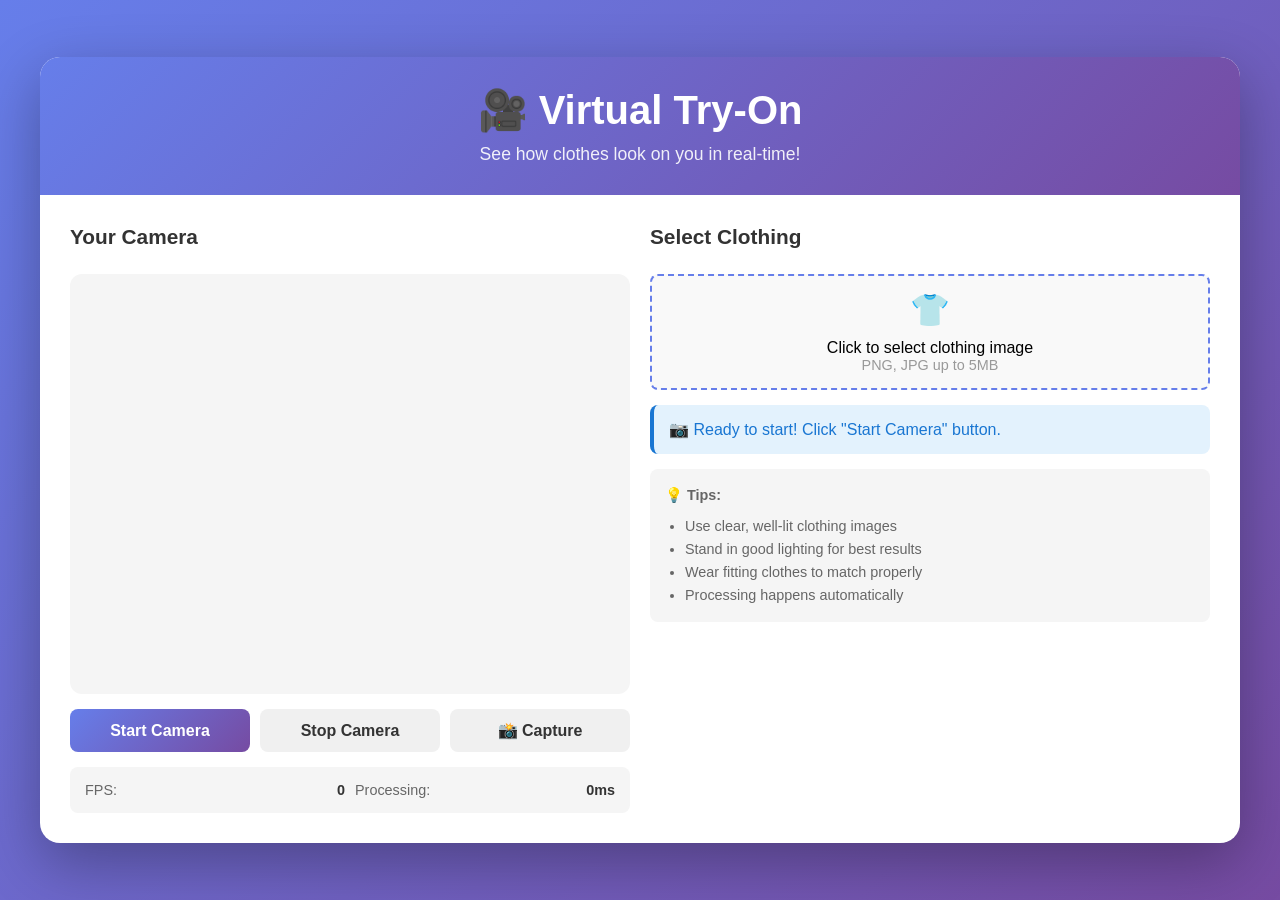
<file: Files/templates/tryon-web.html>
<!DOCTYPE html>
<html lang="en">
<head>
    <meta charset="UTF-8">
    <meta name="viewport" content="width=device-width, initial-scale=1.0">
    <title>Virtual Try-On - Web Camera</title>
    <style>
        * {
            margin: 0;
            padding: 0;
            box-sizing: border-box;
        }

        body {
            font-family: 'Segoe UI', Tahoma, Geneva, Verdana, sans-serif;
            background: linear-gradient(135deg, #667eea 0%, #764ba2 100%);
            min-height: 100vh;
            display: flex;
            align-items: center;
            justify-content: center;
            padding: 20px;
        }

        .container {
            max-width: 1200px;
            width: 100%;
            background: white;
            border-radius: 20px;
            box-shadow: 0 20px 60px rgba(0, 0, 0, 0.3);
            overflow: hidden;
        }

        .header {
            background: linear-gradient(135deg, #667eea 0%, #764ba2 100%);
            color: white;
            padding: 30px;
            text-align: center;
        }

        .header h1 {
            font-size: 2.5rem;
            margin-bottom: 10px;
        }

        .header p {
            font-size: 1.1rem;
            opacity: 0.9;
        }

        .content {
            display: grid;
            grid-template-columns: 1fr 1fr;
            gap: 20px;
            padding: 30px;
        }

        @media (max-width: 768px) {
            .content {
                grid-template-columns: 1fr;
            }
        }

        .section {
            display: flex;
            flex-direction: column;
            gap: 15px;
        }

        .section h2 {
            font-size: 1.3rem;
            color: #333;
            margin-bottom: 10px;
        }

        /* Camera Section */
        .camera-container {
            background: #f5f5f5;
            border-radius: 12px;
            overflow: hidden;
            aspect-ratio: 4/3;
            position: relative;
            display: flex;
            align-items: center;
            justify-content: center;
        }

        #cameraFeed {
            width: 100%;
            height: 100%;
            object-fit: cover;
            transform: scaleX(-1);
        }

        #canvasOutput {
            width: 100%;
            height: 100%;
            display: none;
        }

        .loading-spinner {
            display: none;
            position: absolute;
            top: 50%;
            left: 50%;
            transform: translate(-50%, -50%);
            z-index: 10;
        }

        .spinner {
            border: 4px solid rgba(102, 126, 234, 0.1);
            border-top: 4px solid #667eea;
            border-radius: 50%;
            width: 40px;
            height: 40px;
            animation: spin 1s linear infinite;
        }

        @keyframes spin {
            0% { transform: rotate(0deg); }
            100% { transform: rotate(360deg); }
        }

        /* Controls */
        .controls {
            display: flex;
            gap: 10px;
            flex-wrap: wrap;
        }

        button {
            flex: 1;
            min-width: 120px;
            padding: 12px 20px;
            border: none;
            border-radius: 8px;
            font-size: 1rem;
            font-weight: 600;
            cursor: pointer;
            transition: all 0.3s;
        }

        .btn-primary {
            background: linear-gradient(135deg, #667eea 0%, #764ba2 100%);
            color: white;
        }

        .btn-primary:hover {
            transform: translateY(-2px);
            box-shadow: 0 10px 20px rgba(102, 126, 234, 0.3);
        }

        .btn-primary:disabled {
            opacity: 0.6;
            cursor: not-allowed;
        }

        .btn-secondary {
            background: #f0f0f0;
            color: #333;
        }

        .btn-secondary:hover {
            background: #e0e0e0;
        }

        /* Clothing Selection */
        .clothing-file {
            padding: 15px;
            background: #f9f9f9;
            border: 2px dashed #667eea;
            border-radius: 8px;
            text-align: center;
            cursor: pointer;
            transition: all 0.3s;
        }

        .clothing-file:hover {
            background: #f0f0ff;
            border-color: #764ba2;
        }

        .clothing-file input {
            display: none;
        }

        .clothing-preview {
            width: 100%;
            max-height: 200px;
            border-radius: 8px;
            object-fit: cover;
            display: none;
        }

        /* Status */
        .status {
            padding: 15px;
            border-radius: 8px;
            font-weight: 500;
            display: none;
        }

        .status.info {
            background: #e3f2fd;
            color: #1976d2;
            border-left: 4px solid #1976d2;
        }

        .status.success {
            background: #e8f5e9;
            color: #388e3c;
            border-left: 4px solid #388e3c;
        }

        .status.error {
            background: #ffebee;
            color: #d32f2f;
            border-left: 4px solid #d32f2f;
        }

        .stats {
            display: grid;
            grid-template-columns: 1fr 1fr;
            gap: 10px;
            padding: 15px;
            background: #f5f5f5;
            border-radius: 8px;
            font-size: 0.9rem;
        }

        .stat {
            display: flex;
            justify-content: space-between;
        }

        .stat-label {
            color: #666;
            font-weight: 500;
        }

        .stat-value {
            color: #333;
            font-weight: 700;
        }

        .error-placeholder {
            display: none;
            text-align: center;
            padding: 40px;
            color: #999;
        }

        .error-icon {
            font-size: 3rem;
            margin-bottom: 10px;
        }
    </style>
</head>
<body>
    <div class="container">
        <div class="header">
            <h1>🎥 Virtual Try-On</h1>
            <p>See how clothes look on you in real-time!</p>
        </div>

        <div class="content">
            <!-- Left: Camera -->
            <div class="section">
                <h2>Your Camera</h2>
                <div class="camera-container">
                    <video id="cameraFeed" autoplay playsinline muted></video>
                    <canvas id="canvasOutput"></canvas>
                    <div class="error-placeholder" id="errorPlaceholder">
                        <div class="error-icon">❌</div>
                        <p id="errorText">Camera not available</p>
                    </div>
                    <div class="loading-spinner">
                        <div class="spinner"></div>
                    </div>
                </div>

                <div class="controls">
                    <button class="btn-primary" id="startBtn">Start Camera</button>
                    <button class="btn-secondary" id="stopBtn" disabled>Stop Camera</button>
                    <button class="btn-secondary" id="captureBtn" disabled>📸 Capture</button>
                </div>

                <div class="stats">
                    <div class="stat">
                        <span class="stat-label">FPS:</span>
                        <span class="stat-value" id="fps">0</span>
                    </div>
                    <div class="stat">
                        <span class="stat-label">Processing:</span>
                        <span class="stat-value" id="processingTime">0ms</span>
                    </div>
                </div>
            </div>

            <!-- Right: Clothing Selection -->
            <div class="section" id="clothingSection">
                <h2 id="clothingHeading">Select Clothing</h2>

                <div class="clothing-file" id="clothingFile">
                    <div style="font-size: 2rem;">👕</div>
                    <p style="margin-top: 10px; font-weight: 500;">Click to select clothing image</p>
                    <p style="font-size: 0.9rem; color: #999;">PNG, JPG up to 5MB</p>
                    <input type="file" id="clothingInput" accept="image/*">
                </div>

                <img id="clothingPreview" class="clothing-preview" alt="Selected clothing">

                <div class="status info" id="statusInfo">
                    <strong>📝 Steps:</strong>
                    <ol style="margin-top: 8px; margin-left: 20px;">
                        <li>Click "Start Camera" - Allow browser to access your camera</li>
                        <li>Select a clothing image using the file picker (or clothing will auto-load if selected from product)</li>
                        <li>See the try-on result in real-time!</li>
                    </ol>
                </div>

                <div class="status success" id="statusSuccess" style="display: none;">
                    ✅ <strong id="successMsg"></strong>
                </div>

                <div class="status error" id="statusError" style="display: none;">
                    ❌ <strong id="errorMsg"></strong>
                </div>

                <div style="padding: 15px; background: #f5f5f5; border-radius: 8px; font-size: 0.9rem; color: #666; line-height: 1.6;">
                    <strong>💡 Tips:</strong>
                    <ul style="margin-top: 8px; margin-left: 20px;">
                        <li>Use clear, well-lit clothing images</li>
                        <li>Stand in good lighting for best results</li>
                        <li>Wear fitting clothes to match properly</li>
                        <li>Processing happens automatically</li>
                    </ul>
                </div>
            </div>
        </div>
    </div>

    <script>
        // DOM Elements
        const cameraFeed = document.getElementById('cameraFeed');
        const canvasOutput = document.getElementById('canvasOutput');
        const startBtn = document.getElementById('startBtn');
        const stopBtn = document.getElementById('stopBtn');
        const captureBtn = document.getElementById('captureBtn');
        const clothingFile = document.getElementById('clothingFile');
        const clothingInput = document.getElementById('clothingInput');
        const clothingPreview = document.getElementById('clothingPreview');
        const statusInfo = document.getElementById('statusInfo');
        const statusSuccess = document.getElementById('statusSuccess');
        const statusError = document.getElementById('statusError');
        const errorPlaceholder = document.getElementById('errorPlaceholder');
        const fpsCounter = document.getElementById('fps');
        const processingTimeDisplay = document.getElementById('processingTime');
        const clothingSection = document.getElementById('clothingSection');
        const clothingHeading = document.getElementById('clothingHeading');

        // State
        let stream = null;
        let isProcessing = false;
        let clothingImagePath = null;
        let frameCount = 0;
        let lastTime = Date.now();

        // Function to start camera
        async function startCamera() {
            try {
                startBtn.disabled = true;
                stream = await navigator.mediaDevices.getUserMedia({
                    video: { facingMode: 'user', width: { ideal: 640 }, height: { ideal: 480 } }
                });
                cameraFeed.srcObject = stream;
                stopBtn.disabled = false;
                captureBtn.disabled = false;
                errorPlaceholder.style.display = 'none';
                showStatus('info', '✅ Camera started! Now select clothing to try on.');
                startProcessing();
            } catch (err) {
                console.error('Camera error:', err);
                errorPlaceholder.style.display = 'flex';
                document.getElementById('errorText').textContent = 'Camera access denied. Please allow camera permission.';
                showStatus('error', 'Camera access denied. Check browser permissions.');
                startBtn.disabled = false;
            }
        }

        // Start camera on button click
        startBtn.addEventListener('click', startCamera);

        // Auto-start camera on page load
        window.addEventListener('load', async () => {
            console.log('Page loaded, checking for URL parameters...');
            
            // Check for clothing image in URL parameter
            const params = new URLSearchParams(window.location.search);
            const clothingParam = params.get('clothing');
            
            if (clothingParam) {
                console.log('Clothing parameter found:', clothingParam);
                // Fetch the image from the server
                try {
                    const response = await fetch('/' + clothingParam);
                    if (response.ok) {
                        const blob = await response.blob();
                        const reader = new FileReader();
                        reader.onload = (event) => {
                            const img = new Image();
                            img.onload = () => {
                                clothingPreview.src = event.target.result;
                                clothingPreview.style.display = 'block';
                                clothingImagePath = event.target.result;
                                
                                // Hide the file picker when clothing is pre-loaded
                                clothingFile.style.display = 'none';
                                clothingHeading.textContent = '👕 Clothing Loaded';
                                
                                showStatus('success', '✅ Clothing loaded! Starting camera...');
                                
                                // Auto-start the camera
                                setTimeout(startCamera, 500);
                            };
                            img.onerror = () => {
                                showStatus('error', 'Invalid image file.');
                                setTimeout(startCamera, 500);
                            };
                            img.src = event.target.result;
                        };
                        reader.readAsDataURL(blob);
                    } else {
                        console.log('Could not load clothing image, starting camera anyway');
                        showStatus('info', '📷 Starting camera...');
                        setTimeout(startCamera, 500);
                    }
                } catch (err) {
                    console.error('Error loading clothing:', err);
                    showStatus('info', '📷 Starting camera...');
                    setTimeout(startCamera, 500);
                }
            } else {
                console.log('No clothing parameter found');
                // Just show the initial status
                showStatus('info', '📷 Ready to start! Click "Start Camera" button.');
            }
        });

        // Stop camera
        stopBtn.addEventListener('click', () => {
            if (stream) {
                stream.getTracks().forEach(track => track.stop());
                cameraFeed.srcObject = null;
            }
            stopBtn.disabled = true;
            startBtn.disabled = false;
            captureBtn.disabled = true;
            isProcessing = false;
        });

        // Capture button - manually trigger one frame processing
        captureBtn.addEventListener('click', async () => {
            if (!cameraFeed.srcObject) return;
            
            try {
                const canvas = document.createElement('canvas');
                canvas.width = cameraFeed.videoWidth;
                canvas.height = cameraFeed.videoHeight;
                const ctx = canvas.getContext('2d');
                ctx.drawImage(cameraFeed, 0, 0);
                
                const frameData = canvas.toDataURL('image/jpeg', 0.7);
                
                const response = await fetch('/api/tryon-process', {
                    method: 'POST',
                    headers: { 'Content-Type': 'application/json' },
                    body: JSON.stringify({
                        frame: frameData,
                        clothing: clothingImagePath
                    })
                });

                if (response.ok) {
                    const result = await response.json();
                    if (result.processed_frame) {
                        const img = new Image();
                        img.onload = () => {
                            canvasOutput.width = img.width;
                            canvasOutput.height = img.height;
                            const ctxOut = canvasOutput.getContext('2d');
                            ctxOut.drawImage(img, 0, 0);
                            canvasOutput.style.display = 'block';
                            cameraFeed.style.display = 'none';
                        };
                        img.src = 'data:image/jpeg;base64,' + result.processed_frame;
                    }
                }
            } catch (err) {
                console.error('Capture error:', err);
            }
        });

        // Select clothing
        clothingFile.addEventListener('click', () => clothingInput.click());
        clothingInput.addEventListener('change', (e) => {
            const file = e.target.files[0];
            if (file) {
                const reader = new FileReader();
                reader.onload = (event) => {
                    const img = new Image();
                    img.onload = () => {
                        clothingPreview.src = event.target.result;
                        clothingPreview.style.display = 'block';
                        clothingImagePath = event.target.result;
                        showStatus('success', 'Clothing image loaded! Processing will start automatically.');
                    };
                    img.onerror = () => showStatus('error', 'Invalid image file.');
                    img.src = event.target.result;
                };
                reader.onerror = () => showStatus('error', 'Failed to read file.');
                reader.readAsDataURL(file);
            }
        });

        // Process frames continuously in real-time
        function startProcessing() {
            if (!stream) return;

            const processFrame = async () => {
                try {
                    // Only process if we have clothing loaded
                    if (clothingImagePath && cameraFeed.videoWidth > 0) {
                        // Create canvas from video frame
                        const canvas = document.createElement('canvas');
                        canvas.width = cameraFeed.videoWidth;
                        canvas.height = cameraFeed.videoHeight;
                        const ctx = canvas.getContext('2d');
                        
                        // Draw current video frame
                        ctx.drawImage(cameraFeed, 0, 0);
                        const frameData = canvas.toDataURL('image/jpeg', 0.6);

                        // Send to backend for processing
                        const response = await fetch('/api/tryon-process', {
                            method: 'POST',
                            headers: { 'Content-Type': 'application/json' },
                            body: JSON.stringify({
                                frame: frameData,
                                clothing: clothingImagePath
                            })
                        });

                        if (response.ok) {
                            const result = await response.json();
                            if (result.processed_frame) {
                                // Display processed frame on canvas
                                const img = new Image();
                                img.onload = () => {
                                    canvasOutput.width = img.width;
                                    canvasOutput.height = img.height;
                                    const ctxOut = canvasOutput.getContext('2d');
                                    ctxOut.drawImage(img, 0, 0);
                                    canvasOutput.style.display = 'block';
                                    cameraFeed.style.display = 'none';
                                };
                                img.src = 'data:image/jpeg;base64,' + result.processed_frame;

                                // Update FPS
                                frameCount++;
                                updateFPS();
                            }
                        }
                    }
                } catch (err) {
                    console.error('Frame processing error:', err);
                }

                // Continue processing at ~10 FPS for smooth performance
                setTimeout(() => {
                    if (stream && isProcessing !== false) {
                        processFrame();
                    }
                }, 100);
            };

            processFrame();
        }

        // FPS Counter
        function updateFPS() {
            const now = Date.now();
            if (now - lastTime >= 1000) {
                fpsCounter.textContent = frameCount;
                frameCount = 0;
                lastTime = now;
            }
        }

        // Show status messages
        function showStatus(type, message) {
            statusInfo.style.display = 'none';
            statusSuccess.style.display = 'none';
            statusError.style.display = 'none';

            if (type === 'info') {
                statusInfo.innerHTML = message;
                statusInfo.style.display = 'block';
            } else if (type === 'success') {
                document.getElementById('successMsg').textContent = message;
                statusSuccess.style.display = 'block';
            } else if (type === 'error') {
                document.getElementById('errorMsg').textContent = message;
                statusError.style.display = 'block';
            }
        }

        // Check for camera permission on load
        window.addEventListener('load', () => {
            navigator.permissions.query({ name: 'camera' }).then(result => {
                if (result.state === 'denied') {
                    showStatus('error', 'Camera permission denied in browser settings.');
                }
            });
        });
    </script>
</body>
</html>
</file>
